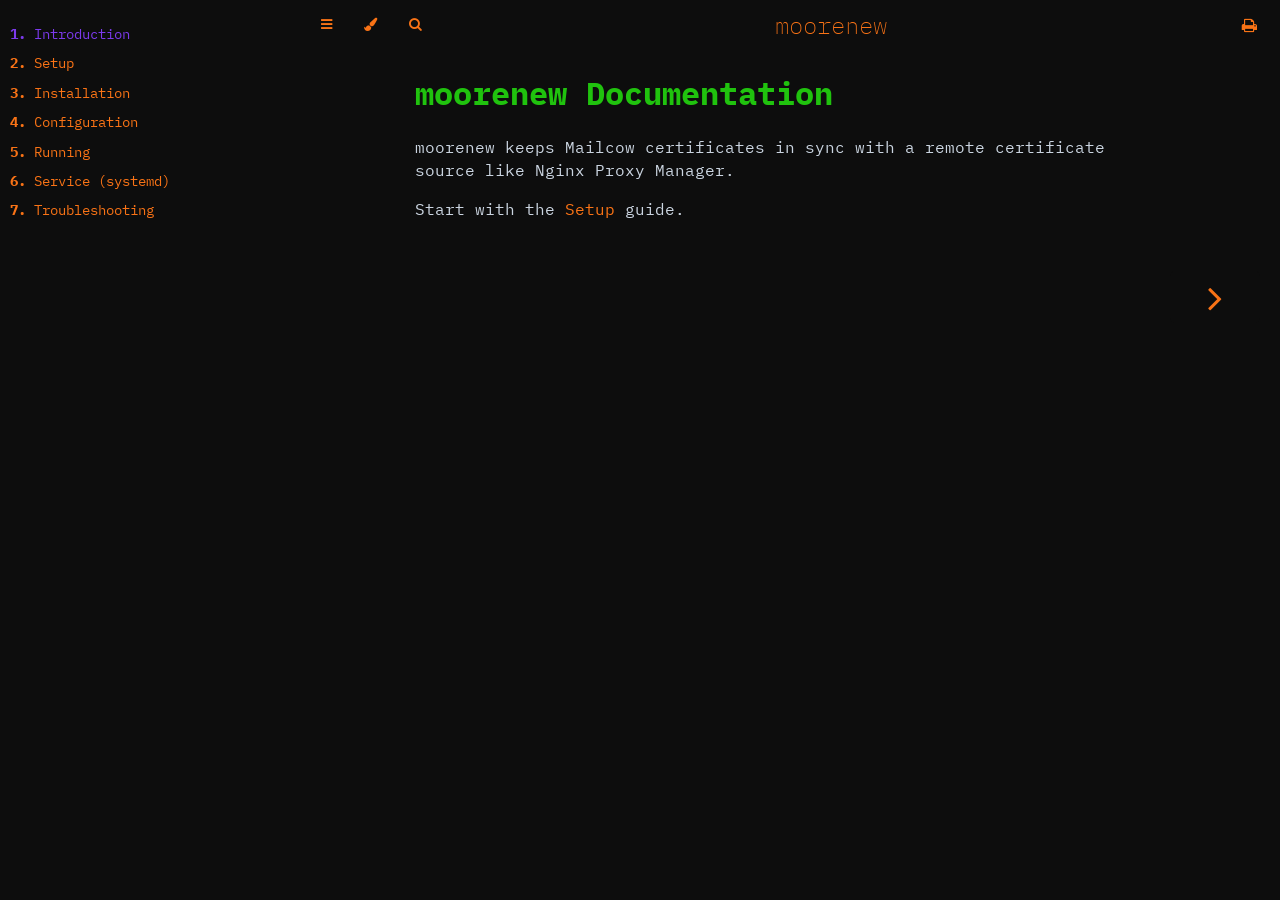
<file: docs/book/index.html>
<!DOCTYPE HTML>
<html lang="en" class="sidebar-visible no-js oranda-dark">
    <head>
        <!-- Book generated using mdBook -->
        <meta charset="UTF-8">
        <title>Introduction - moorenew</title>


        <!-- Custom HTML head -->
        
        <meta name="description" content="Documentation for moorenew">
        <meta name="viewport" content="width=device-width, initial-scale=1">
        <meta name="theme-color" content="#ffffff" />

        <link rel="icon" href="favicon.svg">
        <link rel="shortcut icon" href="favicon.png">
        <link rel="stylesheet" href="css/variables.css">
        <link rel="stylesheet" href="css/general.css">
        <link rel="stylesheet" href="css/chrome.css">
        <link rel="stylesheet" href="css/print.css" media="print">

        <!-- Fonts -->
        <link rel="stylesheet" href="FontAwesome/css/font-awesome.css">
        <link rel="stylesheet" href="fonts/fonts.css">

        <!-- Highlight.js Stylesheets -->
        <link rel="stylesheet" href="highlight.css">
        <link rel="stylesheet" href="tomorrow-night.css">
        <link rel="stylesheet" href="ayu-highlight.css">
        <link rel="stylesheet" href="oranda-highlight.css">

        <!-- Custom theme stylesheets -->

    </head>
    <body>
    <div id="body-container">
        <!-- Provide site root to javascript -->
        <script>
            var path_to_root = "";
            var default_theme = window.matchMedia("(prefers-color-scheme: dark)").matches ? "oranda-dark" : "oranda-dark";
        </script>

        <!-- Work around some values being stored in localStorage wrapped in quotes -->
        <script>
            try {
                var theme = localStorage.getItem('orandamdbook-theme');
                var sidebar = localStorage.getItem('mdbook-sidebar');

                if (theme.startsWith('"') && theme.endsWith('"')) {
                    localStorage.setItem('orandamdbook-theme', theme.slice(1, theme.length - 1));
                }

                if (sidebar.startsWith('"') && sidebar.endsWith('"')) {
                    localStorage.setItem('mdbook-sidebar', sidebar.slice(1, sidebar.length - 1));
                }
            } catch (e) { }
        </script>

        <!-- Set the theme before any content is loaded, prevents flash -->
        <script>
            var theme;
            try { theme = localStorage.getItem('orandamdbook-theme'); } catch(e) { }
            if (theme === null || theme === undefined) { theme = default_theme; }
            var html = document.querySelector('html');
            html.classList.remove('no-js')
            html.classList.remove('oranda-dark')
            html.classList.add(theme);
            html.classList.add('js');
        </script>

        <!-- Hide / unhide sidebar before it is displayed -->
        <script>
            var html = document.querySelector('html');
            var sidebar = 'hidden';
            if (document.body.clientWidth >= 1080) {
                try { sidebar = localStorage.getItem('mdbook-sidebar'); } catch(e) { }
                sidebar = sidebar || 'visible';
            }
            html.classList.remove('sidebar-visible');
            html.classList.add("sidebar-" + sidebar);
        </script>

        <nav id="sidebar" class="sidebar" aria-label="Table of contents">
            <div class="sidebar-scrollbox">
                <ol class="chapter"><li class="chapter-item expanded "><a href="index.html" class="active"><strong aria-hidden="true">1.</strong> Introduction</a></li><li class="chapter-item expanded "><a href="setup.html"><strong aria-hidden="true">2.</strong> Setup</a></li><li class="chapter-item expanded "><a href="installation.html"><strong aria-hidden="true">3.</strong> Installation</a></li><li class="chapter-item expanded "><a href="configuration.html"><strong aria-hidden="true">4.</strong> Configuration</a></li><li class="chapter-item expanded "><a href="running.html"><strong aria-hidden="true">5.</strong> Running</a></li><li class="chapter-item expanded "><a href="service.html"><strong aria-hidden="true">6.</strong> Service (systemd)</a></li><li class="chapter-item expanded "><a href="troubleshooting.html"><strong aria-hidden="true">7.</strong> Troubleshooting</a></li></ol>
            </div>
            <div id="sidebar-resize-handle" class="sidebar-resize-handle"></div>
        </nav>

        <div id="page-wrapper" class="page-wrapper">

            <div class="page">
                                <div id="menu-bar-hover-placeholder"></div>
                <div id="menu-bar" class="menu-bar sticky bordered">
                    <div class="left-buttons">
                        <button id="sidebar-toggle" class="icon-button" type="button" title="Toggle Table of Contents" aria-label="Toggle Table of Contents" aria-controls="sidebar">
                            <i class="fa fa-bars"></i>
                        </button>
                        <button id="theme-toggle" class="icon-button" type="button" title="Change theme" aria-label="Change theme" aria-haspopup="true" aria-expanded="false" aria-controls="theme-list">
                            <i class="fa fa-paint-brush"></i>
                        </button>
                        <ul id="theme-list" class="theme-popup" aria-label="Themes" role="menu">
                            <li role="none"><button role="menuitem" class="theme" id="light">Light</button></li>
                            <li role="none"><button role="menuitem" class="theme" id="rust">Rust</button></li>
                            <li role="none"><button role="menuitem" class="theme" id="coal">Coal</button></li>
                            <li role="none"><button role="menuitem" class="theme" id="navy">Navy</button></li>
                            <li role="none"><button role="menuitem" class="theme" id="ayu">Ayu</button></li>
                            <li role="none"><button role="menuitem" class="theme" id="oranda-dark">Hacker</button></li>

                        </ul>
                        <button id="search-toggle" class="icon-button" type="button" title="Search. (Shortkey: s)" aria-label="Toggle Searchbar" aria-expanded="false" aria-keyshortcuts="S" aria-controls="searchbar">
                            <i class="fa fa-search"></i>
                        </button>
                    </div>

                    <h1 class="menu-title">moorenew</h1>

                    <div class="right-buttons">
                        <a href="print.html" title="Print this book" aria-label="Print this book">
                            <i id="print-button" class="fa fa-print"></i>
                        </a>

                    </div>
                </div>

                <div id="search-wrapper" class="hidden">
                    <form id="searchbar-outer" class="searchbar-outer">
                        <input type="search" id="searchbar" name="searchbar" placeholder="Search this book ..." aria-controls="searchresults-outer" aria-describedby="searchresults-header">
                    </form>
                    <div id="searchresults-outer" class="searchresults-outer hidden">
                        <div id="searchresults-header" class="searchresults-header"></div>
                        <ul id="searchresults">
                        </ul>
                    </div>
                </div>

                <!-- Apply ARIA attributes after the sidebar and the sidebar toggle button are added to the DOM -->
                <script>
                    document.getElementById('sidebar-toggle').setAttribute('aria-expanded', sidebar === 'visible');
                    document.getElementById('sidebar').setAttribute('aria-hidden', sidebar !== 'visible');
                    Array.from(document.querySelectorAll('#sidebar a')).forEach(function(link) {
                        link.setAttribute('tabIndex', sidebar === 'visible' ? 0 : -1);
                    });
                </script>

                <div id="content" class="content">
                    <main>
                        <h1 id="moorenew-documentation"><a class="header" href="#moorenew-documentation">moorenew Documentation</a></h1>
<p>moorenew keeps Mailcow certificates in sync with a remote certificate source like Nginx Proxy Manager.</p>
<p>Start with the <a href="setup.html">Setup</a> guide.</p>

                    </main>

                    <nav class="nav-wrapper" aria-label="Page navigation">
                        <!-- Mobile navigation buttons -->

                            <a rel="next" href="setup.html" class="mobile-nav-chapters next" title="Next chapter" aria-label="Next chapter" aria-keyshortcuts="Right">
                                <i class="fa fa-angle-right"></i>
                            </a>

                        <div style="clear: both"></div>
                    </nav>
                </div>
            </div>

            <nav class="nav-wide-wrapper" aria-label="Page navigation">

                    <a rel="next" href="setup.html" class="nav-chapters next" title="Next chapter" aria-label="Next chapter" aria-keyshortcuts="Right">
                        <i class="fa fa-angle-right"></i>
                    </a>
            </nav>

        </div>




        <script>
            window.playground_copyable = true;
        </script>


        <script src="elasticlunr.min.js"></script>
        <script src="mark.min.js"></script>
        <script src="searcher.js"></script>

        <script src="clipboard.min.js"></script>
        <script src="highlight.js"></script>
        <script src="book.js"></script>

        <!-- Custom JS scripts -->
        <script src="plausible.js"></script>


    </div>
    </body>
</html>
</file>
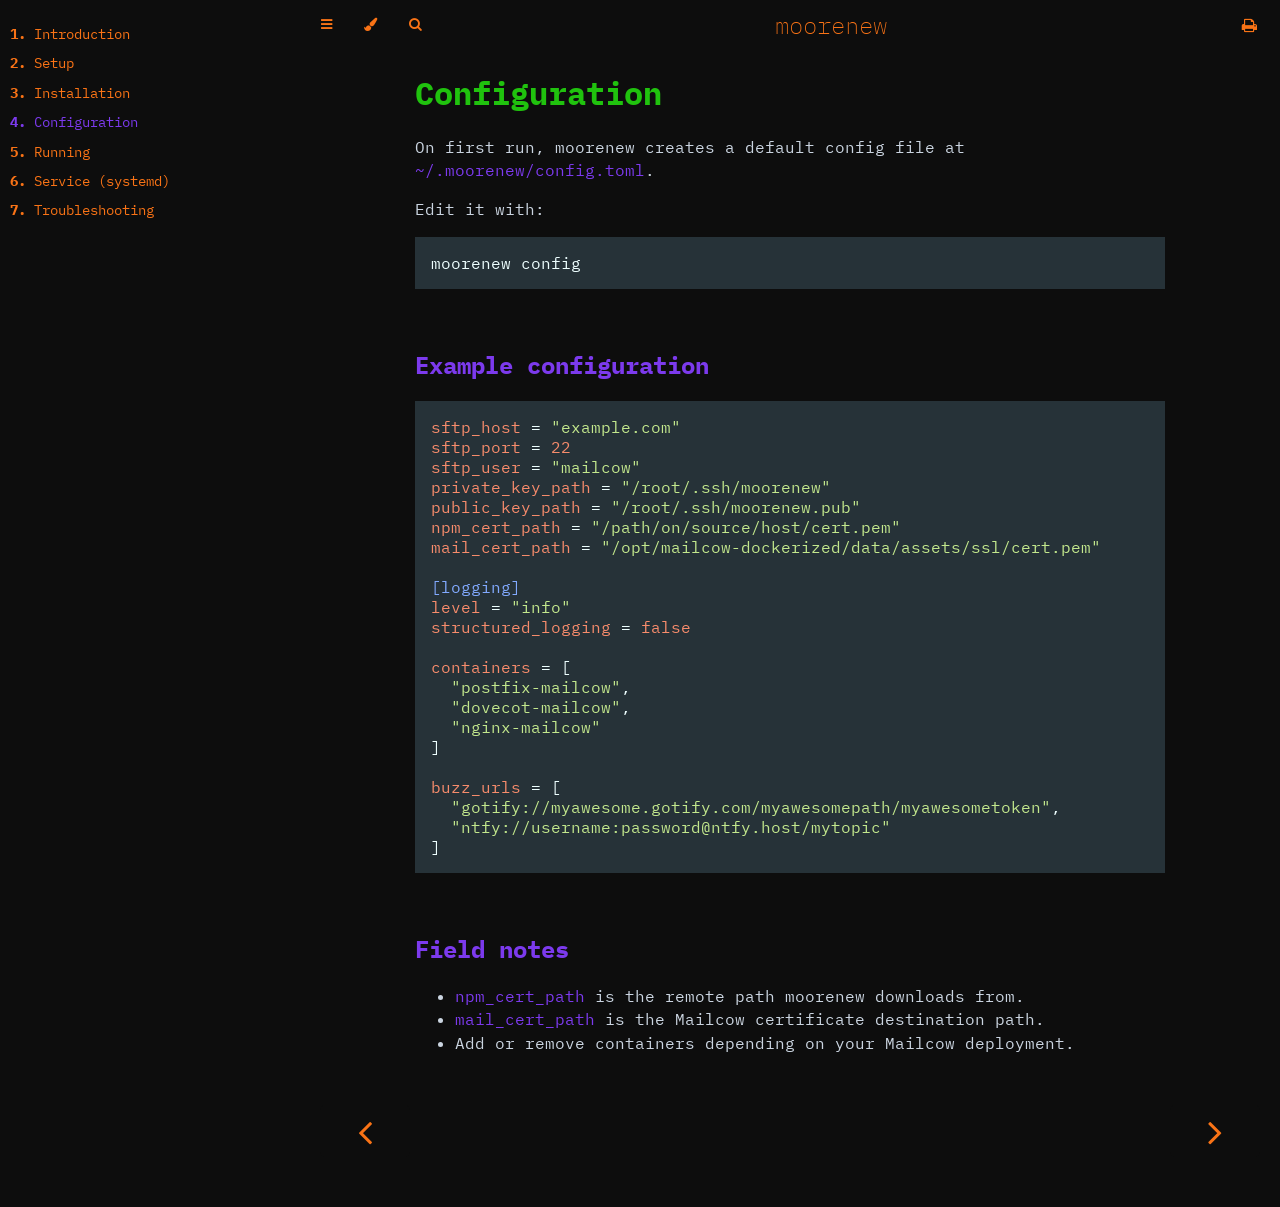
<file: docs/book/configuration.html>
<!DOCTYPE HTML>
<html lang="en" class="sidebar-visible no-js oranda-dark">
    <head>
        <!-- Book generated using mdBook -->
        <meta charset="UTF-8">
        <title>Configuration - moorenew</title>


        <!-- Custom HTML head -->
        
        <meta name="description" content="Documentation for moorenew">
        <meta name="viewport" content="width=device-width, initial-scale=1">
        <meta name="theme-color" content="#ffffff" />

        <link rel="icon" href="favicon.svg">
        <link rel="shortcut icon" href="favicon.png">
        <link rel="stylesheet" href="css/variables.css">
        <link rel="stylesheet" href="css/general.css">
        <link rel="stylesheet" href="css/chrome.css">
        <link rel="stylesheet" href="css/print.css" media="print">

        <!-- Fonts -->
        <link rel="stylesheet" href="FontAwesome/css/font-awesome.css">
        <link rel="stylesheet" href="fonts/fonts.css">

        <!-- Highlight.js Stylesheets -->
        <link rel="stylesheet" href="highlight.css">
        <link rel="stylesheet" href="tomorrow-night.css">
        <link rel="stylesheet" href="ayu-highlight.css">
        <link rel="stylesheet" href="oranda-highlight.css">

        <!-- Custom theme stylesheets -->

    </head>
    <body>
    <div id="body-container">
        <!-- Provide site root to javascript -->
        <script>
            var path_to_root = "";
            var default_theme = window.matchMedia("(prefers-color-scheme: dark)").matches ? "oranda-dark" : "oranda-dark";
        </script>

        <!-- Work around some values being stored in localStorage wrapped in quotes -->
        <script>
            try {
                var theme = localStorage.getItem('orandamdbook-theme');
                var sidebar = localStorage.getItem('mdbook-sidebar');

                if (theme.startsWith('"') && theme.endsWith('"')) {
                    localStorage.setItem('orandamdbook-theme', theme.slice(1, theme.length - 1));
                }

                if (sidebar.startsWith('"') && sidebar.endsWith('"')) {
                    localStorage.setItem('mdbook-sidebar', sidebar.slice(1, sidebar.length - 1));
                }
            } catch (e) { }
        </script>

        <!-- Set the theme before any content is loaded, prevents flash -->
        <script>
            var theme;
            try { theme = localStorage.getItem('orandamdbook-theme'); } catch(e) { }
            if (theme === null || theme === undefined) { theme = default_theme; }
            var html = document.querySelector('html');
            html.classList.remove('no-js')
            html.classList.remove('oranda-dark')
            html.classList.add(theme);
            html.classList.add('js');
        </script>

        <!-- Hide / unhide sidebar before it is displayed -->
        <script>
            var html = document.querySelector('html');
            var sidebar = 'hidden';
            if (document.body.clientWidth >= 1080) {
                try { sidebar = localStorage.getItem('mdbook-sidebar'); } catch(e) { }
                sidebar = sidebar || 'visible';
            }
            html.classList.remove('sidebar-visible');
            html.classList.add("sidebar-" + sidebar);
        </script>

        <nav id="sidebar" class="sidebar" aria-label="Table of contents">
            <div class="sidebar-scrollbox">
                <ol class="chapter"><li class="chapter-item expanded "><a href="index.html"><strong aria-hidden="true">1.</strong> Introduction</a></li><li class="chapter-item expanded "><a href="setup.html"><strong aria-hidden="true">2.</strong> Setup</a></li><li class="chapter-item expanded "><a href="installation.html"><strong aria-hidden="true">3.</strong> Installation</a></li><li class="chapter-item expanded "><a href="configuration.html" class="active"><strong aria-hidden="true">4.</strong> Configuration</a></li><li class="chapter-item expanded "><a href="running.html"><strong aria-hidden="true">5.</strong> Running</a></li><li class="chapter-item expanded "><a href="service.html"><strong aria-hidden="true">6.</strong> Service (systemd)</a></li><li class="chapter-item expanded "><a href="troubleshooting.html"><strong aria-hidden="true">7.</strong> Troubleshooting</a></li></ol>
            </div>
            <div id="sidebar-resize-handle" class="sidebar-resize-handle"></div>
        </nav>

        <div id="page-wrapper" class="page-wrapper">

            <div class="page">
                                <div id="menu-bar-hover-placeholder"></div>
                <div id="menu-bar" class="menu-bar sticky bordered">
                    <div class="left-buttons">
                        <button id="sidebar-toggle" class="icon-button" type="button" title="Toggle Table of Contents" aria-label="Toggle Table of Contents" aria-controls="sidebar">
                            <i class="fa fa-bars"></i>
                        </button>
                        <button id="theme-toggle" class="icon-button" type="button" title="Change theme" aria-label="Change theme" aria-haspopup="true" aria-expanded="false" aria-controls="theme-list">
                            <i class="fa fa-paint-brush"></i>
                        </button>
                        <ul id="theme-list" class="theme-popup" aria-label="Themes" role="menu">
                            <li role="none"><button role="menuitem" class="theme" id="light">Light</button></li>
                            <li role="none"><button role="menuitem" class="theme" id="rust">Rust</button></li>
                            <li role="none"><button role="menuitem" class="theme" id="coal">Coal</button></li>
                            <li role="none"><button role="menuitem" class="theme" id="navy">Navy</button></li>
                            <li role="none"><button role="menuitem" class="theme" id="ayu">Ayu</button></li>
                            <li role="none"><button role="menuitem" class="theme" id="oranda-dark">Hacker</button></li>

                        </ul>
                        <button id="search-toggle" class="icon-button" type="button" title="Search. (Shortkey: s)" aria-label="Toggle Searchbar" aria-expanded="false" aria-keyshortcuts="S" aria-controls="searchbar">
                            <i class="fa fa-search"></i>
                        </button>
                    </div>

                    <h1 class="menu-title">moorenew</h1>

                    <div class="right-buttons">
                        <a href="print.html" title="Print this book" aria-label="Print this book">
                            <i id="print-button" class="fa fa-print"></i>
                        </a>

                    </div>
                </div>

                <div id="search-wrapper" class="hidden">
                    <form id="searchbar-outer" class="searchbar-outer">
                        <input type="search" id="searchbar" name="searchbar" placeholder="Search this book ..." aria-controls="searchresults-outer" aria-describedby="searchresults-header">
                    </form>
                    <div id="searchresults-outer" class="searchresults-outer hidden">
                        <div id="searchresults-header" class="searchresults-header"></div>
                        <ul id="searchresults">
                        </ul>
                    </div>
                </div>

                <!-- Apply ARIA attributes after the sidebar and the sidebar toggle button are added to the DOM -->
                <script>
                    document.getElementById('sidebar-toggle').setAttribute('aria-expanded', sidebar === 'visible');
                    document.getElementById('sidebar').setAttribute('aria-hidden', sidebar !== 'visible');
                    Array.from(document.querySelectorAll('#sidebar a')).forEach(function(link) {
                        link.setAttribute('tabIndex', sidebar === 'visible' ? 0 : -1);
                    });
                </script>

                <div id="content" class="content">
                    <main>
                        <h1 id="configuration"><a class="header" href="#configuration">Configuration</a></h1>
<p>On first run, moorenew creates a default config file at <code>~/.moorenew/config.toml</code>.</p>
<p>Edit it with:</p>
<pre><code class="language-bash">moorenew config
</code></pre>
<h2 id="example-configuration"><a class="header" href="#example-configuration">Example configuration</a></h2>
<pre><code class="language-toml">sftp_host = "example.com"
sftp_port = 22
sftp_user = "mailcow"
private_key_path = "/root/.ssh/moorenew"
public_key_path = "/root/.ssh/moorenew.pub"
npm_cert_path = "/path/on/source/host/cert.pem"
mail_cert_path = "/opt/mailcow-dockerized/data/assets/ssl/cert.pem"

[logging]
level = "info"
structured_logging = false

containers = [
  "postfix-mailcow",
  "dovecot-mailcow",
  "nginx-mailcow"
]

buzz_urls = [
  "gotify://myawesome.gotify.com/myawesomepath/myawesometoken",
  "ntfy://username:password@ntfy.host/mytopic"
]
</code></pre>
<h2 id="field-notes"><a class="header" href="#field-notes">Field notes</a></h2>
<ul>
<li><code>npm_cert_path</code> is the remote path moorenew downloads from.</li>
<li><code>mail_cert_path</code> is the Mailcow certificate destination path.</li>
<li>Add or remove containers depending on your Mailcow deployment.</li>
</ul>

                    </main>

                    <nav class="nav-wrapper" aria-label="Page navigation">
                        <!-- Mobile navigation buttons -->
                            <a rel="prev" href="installation.html" class="mobile-nav-chapters previous" title="Previous chapter" aria-label="Previous chapter" aria-keyshortcuts="Left">
                                <i class="fa fa-angle-left"></i>
                            </a>

                            <a rel="next" href="running.html" class="mobile-nav-chapters next" title="Next chapter" aria-label="Next chapter" aria-keyshortcuts="Right">
                                <i class="fa fa-angle-right"></i>
                            </a>

                        <div style="clear: both"></div>
                    </nav>
                </div>
            </div>

            <nav class="nav-wide-wrapper" aria-label="Page navigation">
                    <a rel="prev" href="installation.html" class="nav-chapters previous" title="Previous chapter" aria-label="Previous chapter" aria-keyshortcuts="Left">
                        <i class="fa fa-angle-left"></i>
                    </a>

                    <a rel="next" href="running.html" class="nav-chapters next" title="Next chapter" aria-label="Next chapter" aria-keyshortcuts="Right">
                        <i class="fa fa-angle-right"></i>
                    </a>
            </nav>

        </div>




        <script>
            window.playground_copyable = true;
        </script>


        <script src="elasticlunr.min.js"></script>
        <script src="mark.min.js"></script>
        <script src="searcher.js"></script>

        <script src="clipboard.min.js"></script>
        <script src="highlight.js"></script>
        <script src="book.js"></script>

        <!-- Custom JS scripts -->
        <script src="plausible.js"></script>


    </div>
    </body>
</html>
</file>
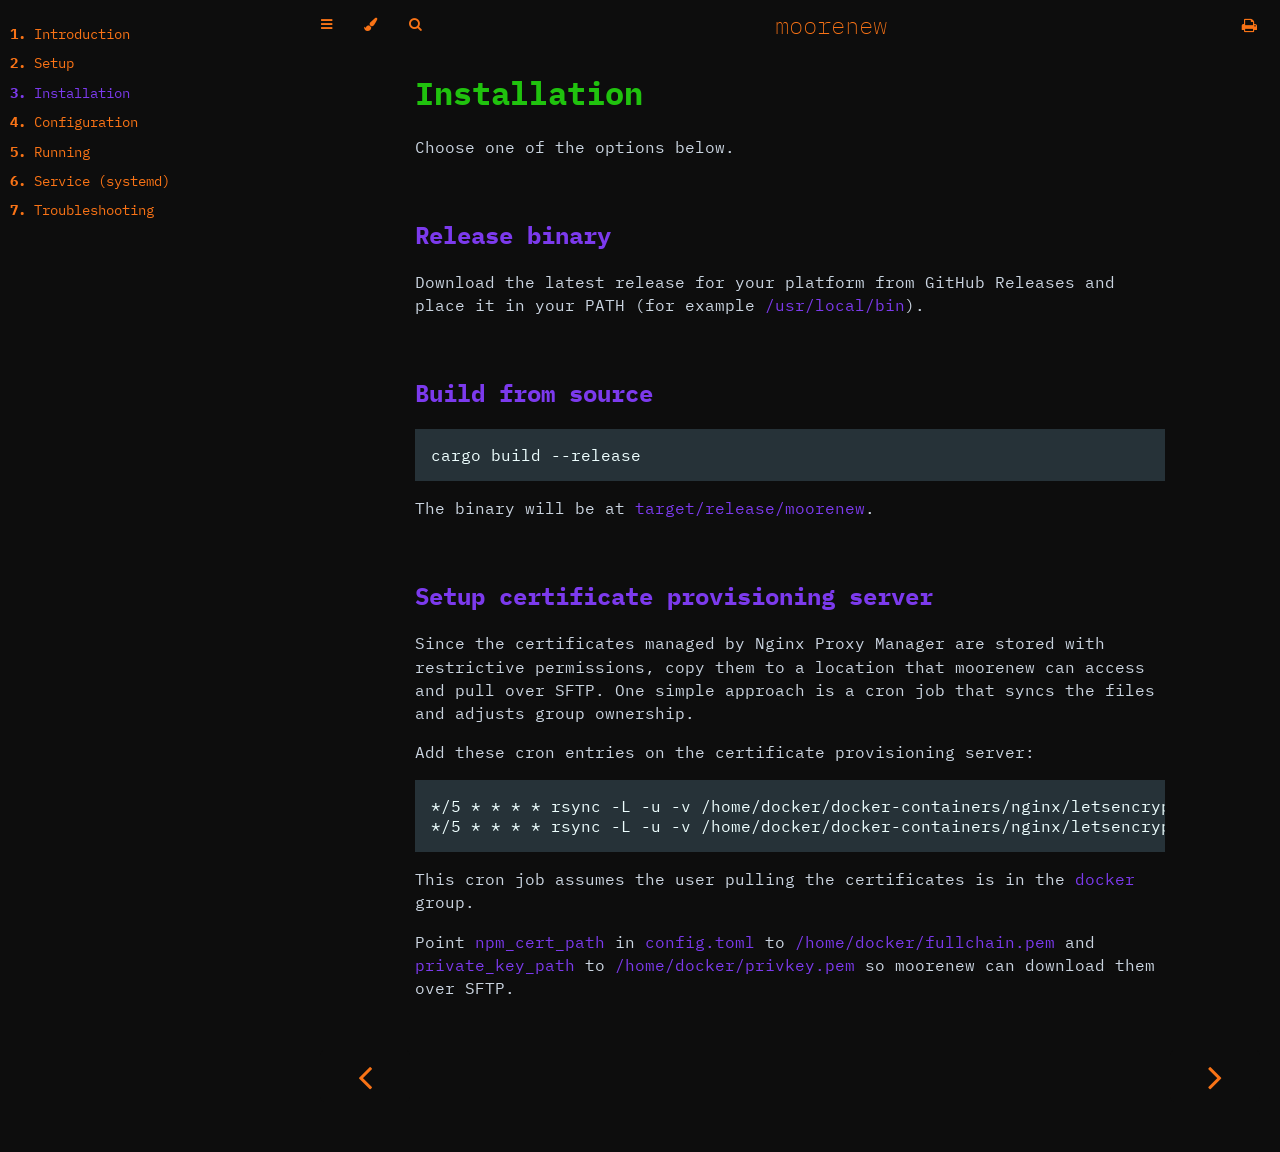
<file: docs/book/installation.html>
<!DOCTYPE HTML>
<html lang="en" class="sidebar-visible no-js oranda-dark">
    <head>
        <!-- Book generated using mdBook -->
        <meta charset="UTF-8">
        <title>Installation - moorenew</title>


        <!-- Custom HTML head -->
        
        <meta name="description" content="Documentation for moorenew">
        <meta name="viewport" content="width=device-width, initial-scale=1">
        <meta name="theme-color" content="#ffffff" />

        <link rel="icon" href="favicon.svg">
        <link rel="shortcut icon" href="favicon.png">
        <link rel="stylesheet" href="css/variables.css">
        <link rel="stylesheet" href="css/general.css">
        <link rel="stylesheet" href="css/chrome.css">
        <link rel="stylesheet" href="css/print.css" media="print">

        <!-- Fonts -->
        <link rel="stylesheet" href="FontAwesome/css/font-awesome.css">
        <link rel="stylesheet" href="fonts/fonts.css">

        <!-- Highlight.js Stylesheets -->
        <link rel="stylesheet" href="highlight.css">
        <link rel="stylesheet" href="tomorrow-night.css">
        <link rel="stylesheet" href="ayu-highlight.css">
        <link rel="stylesheet" href="oranda-highlight.css">

        <!-- Custom theme stylesheets -->

    </head>
    <body>
    <div id="body-container">
        <!-- Provide site root to javascript -->
        <script>
            var path_to_root = "";
            var default_theme = window.matchMedia("(prefers-color-scheme: dark)").matches ? "oranda-dark" : "oranda-dark";
        </script>

        <!-- Work around some values being stored in localStorage wrapped in quotes -->
        <script>
            try {
                var theme = localStorage.getItem('orandamdbook-theme');
                var sidebar = localStorage.getItem('mdbook-sidebar');

                if (theme.startsWith('"') && theme.endsWith('"')) {
                    localStorage.setItem('orandamdbook-theme', theme.slice(1, theme.length - 1));
                }

                if (sidebar.startsWith('"') && sidebar.endsWith('"')) {
                    localStorage.setItem('mdbook-sidebar', sidebar.slice(1, sidebar.length - 1));
                }
            } catch (e) { }
        </script>

        <!-- Set the theme before any content is loaded, prevents flash -->
        <script>
            var theme;
            try { theme = localStorage.getItem('orandamdbook-theme'); } catch(e) { }
            if (theme === null || theme === undefined) { theme = default_theme; }
            var html = document.querySelector('html');
            html.classList.remove('no-js')
            html.classList.remove('oranda-dark')
            html.classList.add(theme);
            html.classList.add('js');
        </script>

        <!-- Hide / unhide sidebar before it is displayed -->
        <script>
            var html = document.querySelector('html');
            var sidebar = 'hidden';
            if (document.body.clientWidth >= 1080) {
                try { sidebar = localStorage.getItem('mdbook-sidebar'); } catch(e) { }
                sidebar = sidebar || 'visible';
            }
            html.classList.remove('sidebar-visible');
            html.classList.add("sidebar-" + sidebar);
        </script>

        <nav id="sidebar" class="sidebar" aria-label="Table of contents">
            <div class="sidebar-scrollbox">
                <ol class="chapter"><li class="chapter-item expanded "><a href="index.html"><strong aria-hidden="true">1.</strong> Introduction</a></li><li class="chapter-item expanded "><a href="setup.html"><strong aria-hidden="true">2.</strong> Setup</a></li><li class="chapter-item expanded "><a href="installation.html" class="active"><strong aria-hidden="true">3.</strong> Installation</a></li><li class="chapter-item expanded "><a href="configuration.html"><strong aria-hidden="true">4.</strong> Configuration</a></li><li class="chapter-item expanded "><a href="running.html"><strong aria-hidden="true">5.</strong> Running</a></li><li class="chapter-item expanded "><a href="service.html"><strong aria-hidden="true">6.</strong> Service (systemd)</a></li><li class="chapter-item expanded "><a href="troubleshooting.html"><strong aria-hidden="true">7.</strong> Troubleshooting</a></li></ol>
            </div>
            <div id="sidebar-resize-handle" class="sidebar-resize-handle"></div>
        </nav>

        <div id="page-wrapper" class="page-wrapper">

            <div class="page">
                                <div id="menu-bar-hover-placeholder"></div>
                <div id="menu-bar" class="menu-bar sticky bordered">
                    <div class="left-buttons">
                        <button id="sidebar-toggle" class="icon-button" type="button" title="Toggle Table of Contents" aria-label="Toggle Table of Contents" aria-controls="sidebar">
                            <i class="fa fa-bars"></i>
                        </button>
                        <button id="theme-toggle" class="icon-button" type="button" title="Change theme" aria-label="Change theme" aria-haspopup="true" aria-expanded="false" aria-controls="theme-list">
                            <i class="fa fa-paint-brush"></i>
                        </button>
                        <ul id="theme-list" class="theme-popup" aria-label="Themes" role="menu">
                            <li role="none"><button role="menuitem" class="theme" id="light">Light</button></li>
                            <li role="none"><button role="menuitem" class="theme" id="rust">Rust</button></li>
                            <li role="none"><button role="menuitem" class="theme" id="coal">Coal</button></li>
                            <li role="none"><button role="menuitem" class="theme" id="navy">Navy</button></li>
                            <li role="none"><button role="menuitem" class="theme" id="ayu">Ayu</button></li>
                            <li role="none"><button role="menuitem" class="theme" id="oranda-dark">Hacker</button></li>

                        </ul>
                        <button id="search-toggle" class="icon-button" type="button" title="Search. (Shortkey: s)" aria-label="Toggle Searchbar" aria-expanded="false" aria-keyshortcuts="S" aria-controls="searchbar">
                            <i class="fa fa-search"></i>
                        </button>
                    </div>

                    <h1 class="menu-title">moorenew</h1>

                    <div class="right-buttons">
                        <a href="print.html" title="Print this book" aria-label="Print this book">
                            <i id="print-button" class="fa fa-print"></i>
                        </a>

                    </div>
                </div>

                <div id="search-wrapper" class="hidden">
                    <form id="searchbar-outer" class="searchbar-outer">
                        <input type="search" id="searchbar" name="searchbar" placeholder="Search this book ..." aria-controls="searchresults-outer" aria-describedby="searchresults-header">
                    </form>
                    <div id="searchresults-outer" class="searchresults-outer hidden">
                        <div id="searchresults-header" class="searchresults-header"></div>
                        <ul id="searchresults">
                        </ul>
                    </div>
                </div>

                <!-- Apply ARIA attributes after the sidebar and the sidebar toggle button are added to the DOM -->
                <script>
                    document.getElementById('sidebar-toggle').setAttribute('aria-expanded', sidebar === 'visible');
                    document.getElementById('sidebar').setAttribute('aria-hidden', sidebar !== 'visible');
                    Array.from(document.querySelectorAll('#sidebar a')).forEach(function(link) {
                        link.setAttribute('tabIndex', sidebar === 'visible' ? 0 : -1);
                    });
                </script>

                <div id="content" class="content">
                    <main>
                        <h1 id="installation"><a class="header" href="#installation">Installation</a></h1>
<p>Choose one of the options below.</p>
<h2 id="release-binary"><a class="header" href="#release-binary">Release binary</a></h2>
<p>Download the latest release for your platform from GitHub Releases and place it in your PATH (for example <code>/usr/local/bin</code>).</p>
<h2 id="build-from-source"><a class="header" href="#build-from-source">Build from source</a></h2>
<pre><code class="language-bash">cargo build --release
</code></pre>
<p>The binary will be at <code>target/release/moorenew</code>.</p>
<h2 id="setup-certificate-provisioning-server"><a class="header" href="#setup-certificate-provisioning-server">Setup certificate provisioning server</a></h2>
<p>Since the certificates managed by Nginx Proxy Manager are stored with restrictive permissions, copy them to a location that moorenew can access and pull over SFTP. One simple approach is a cron job that syncs the files and adjusts group ownership.</p>
<p>Add these cron entries on the certificate provisioning server:</p>
<pre><code class="language-cron">*/5 * * * * rsync -L -u -v /home/docker/docker-containers/nginx/letsencrypt/live/npm-7/fullchain.pem /home/docker/fullchain.pem &amp;&amp; chgrp docker /home/docker/fullchain.pem
*/5 * * * * rsync -L -u -v /home/docker/docker-containers/nginx/letsencrypt/live/npm-7/privkey.pem /home/docker/privkey.pem &amp;&amp; chgrp docker /home/docker/privkey.pem
</code></pre>
<p>This cron job assumes the user pulling the certificates is in the <code>docker</code> group.</p>
<p>Point <code>npm_cert_path</code> in <code>config.toml</code> to <code>/home/docker/fullchain.pem</code> and <code>private_key_path</code> to <code>/home/docker/privkey.pem</code> so moorenew can download them over SFTP.</p>

                    </main>

                    <nav class="nav-wrapper" aria-label="Page navigation">
                        <!-- Mobile navigation buttons -->
                            <a rel="prev" href="setup.html" class="mobile-nav-chapters previous" title="Previous chapter" aria-label="Previous chapter" aria-keyshortcuts="Left">
                                <i class="fa fa-angle-left"></i>
                            </a>

                            <a rel="next" href="configuration.html" class="mobile-nav-chapters next" title="Next chapter" aria-label="Next chapter" aria-keyshortcuts="Right">
                                <i class="fa fa-angle-right"></i>
                            </a>

                        <div style="clear: both"></div>
                    </nav>
                </div>
            </div>

            <nav class="nav-wide-wrapper" aria-label="Page navigation">
                    <a rel="prev" href="setup.html" class="nav-chapters previous" title="Previous chapter" aria-label="Previous chapter" aria-keyshortcuts="Left">
                        <i class="fa fa-angle-left"></i>
                    </a>

                    <a rel="next" href="configuration.html" class="nav-chapters next" title="Next chapter" aria-label="Next chapter" aria-keyshortcuts="Right">
                        <i class="fa fa-angle-right"></i>
                    </a>
            </nav>

        </div>




        <script>
            window.playground_copyable = true;
        </script>


        <script src="elasticlunr.min.js"></script>
        <script src="mark.min.js"></script>
        <script src="searcher.js"></script>

        <script src="clipboard.min.js"></script>
        <script src="highlight.js"></script>
        <script src="book.js"></script>

        <!-- Custom JS scripts -->
        <script src="plausible.js"></script>


    </div>
    </body>
</html>
</file>
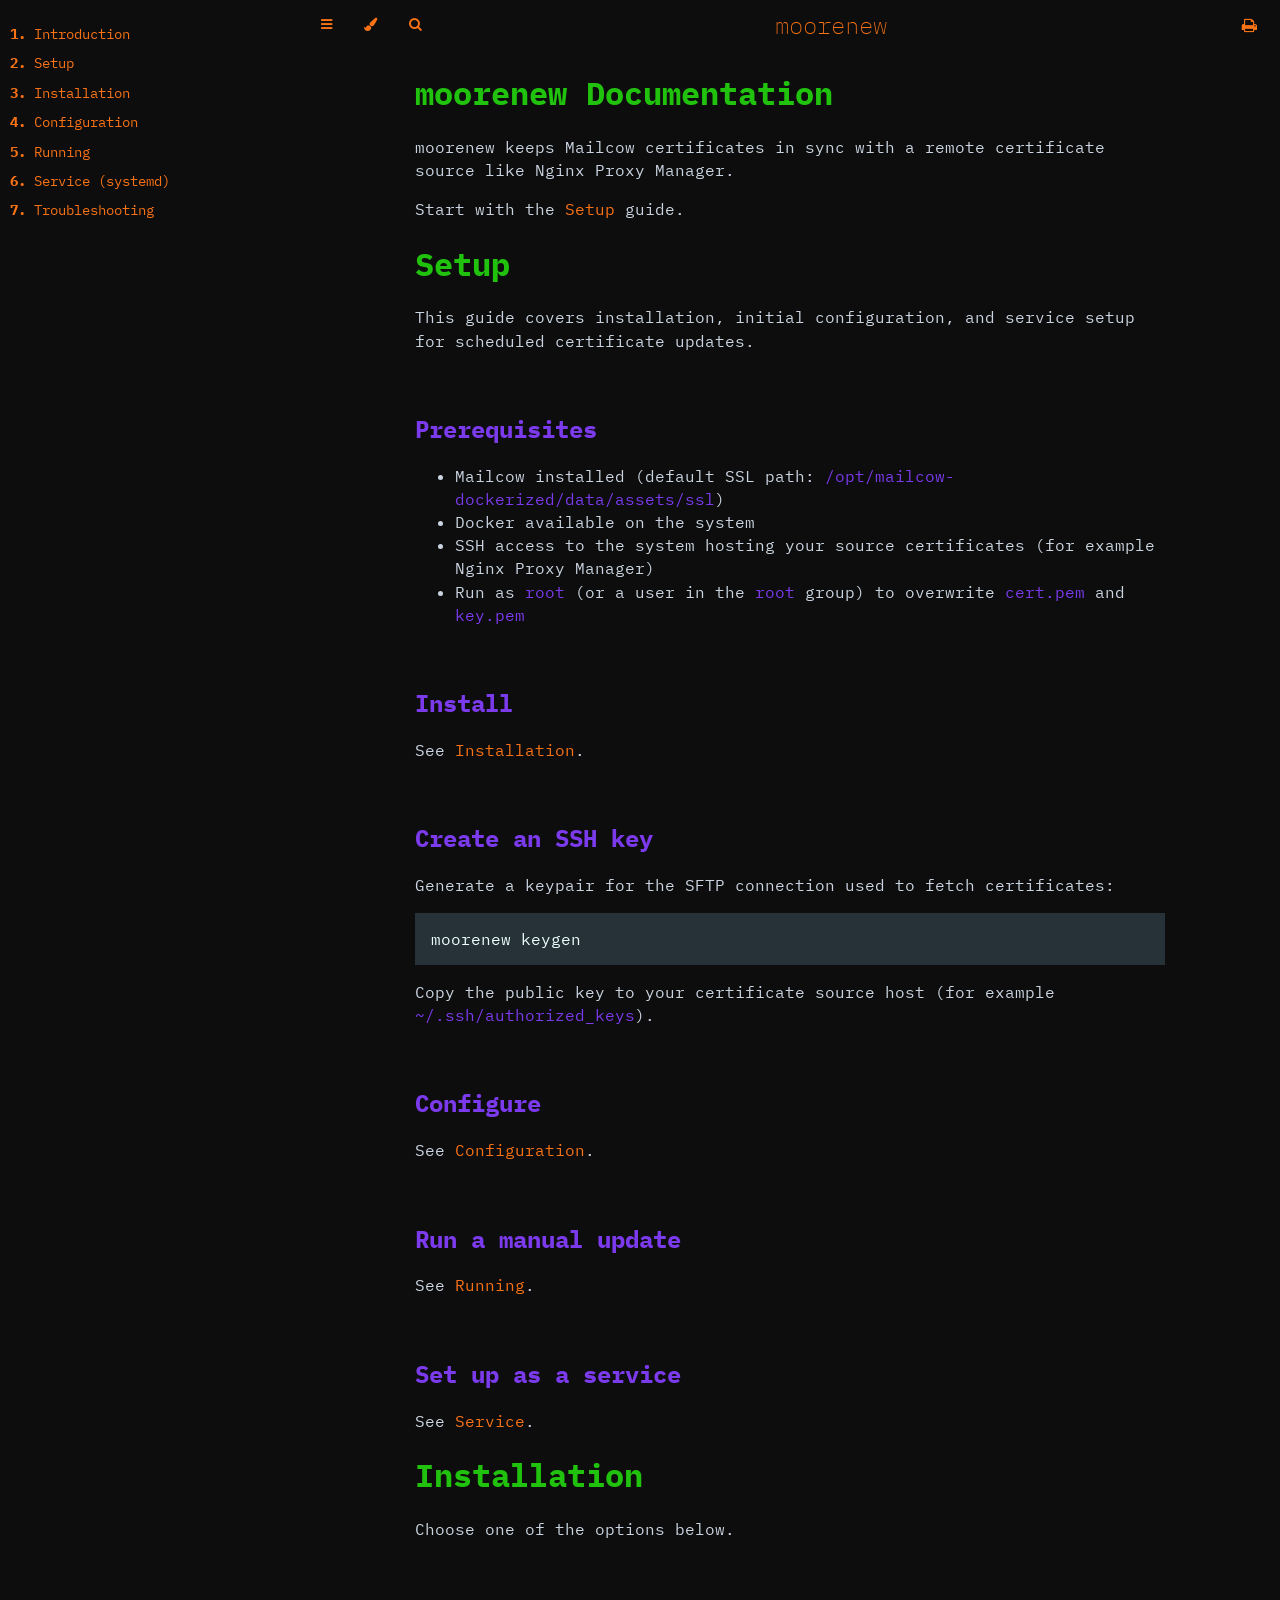
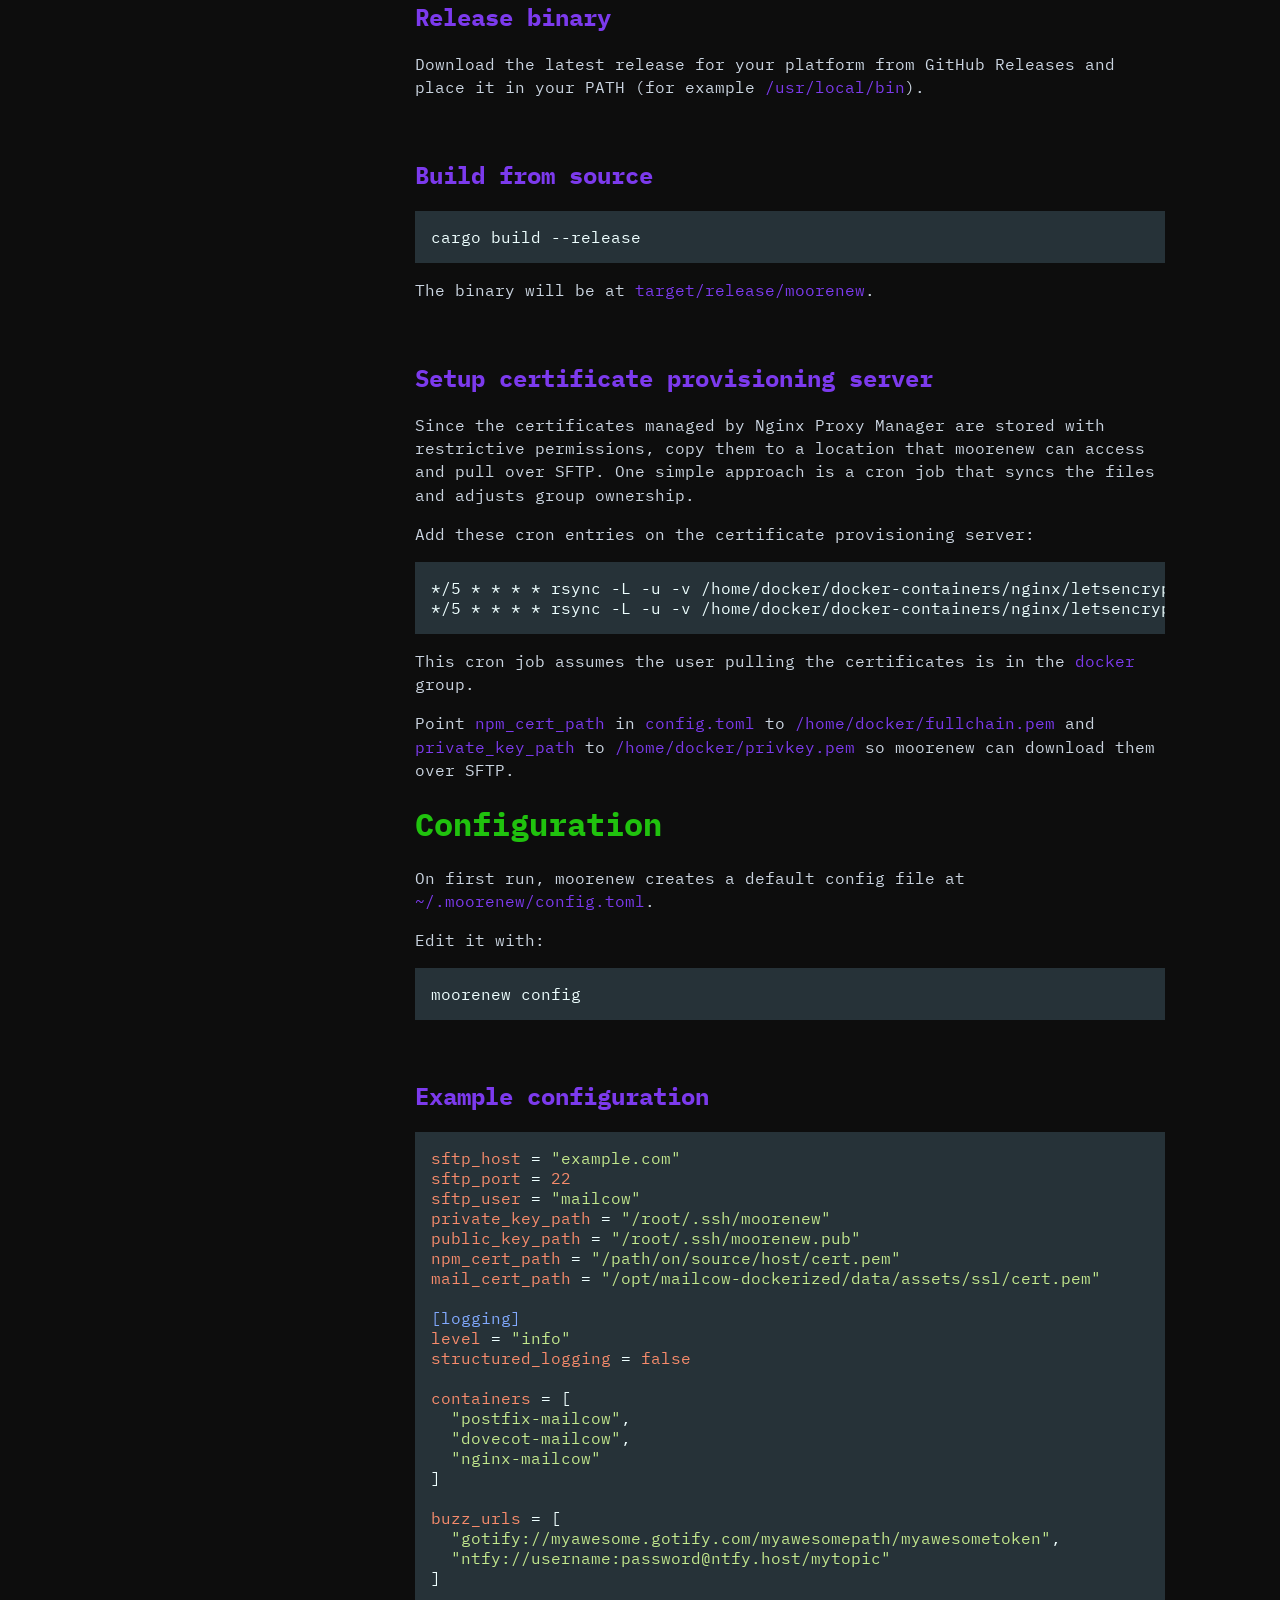
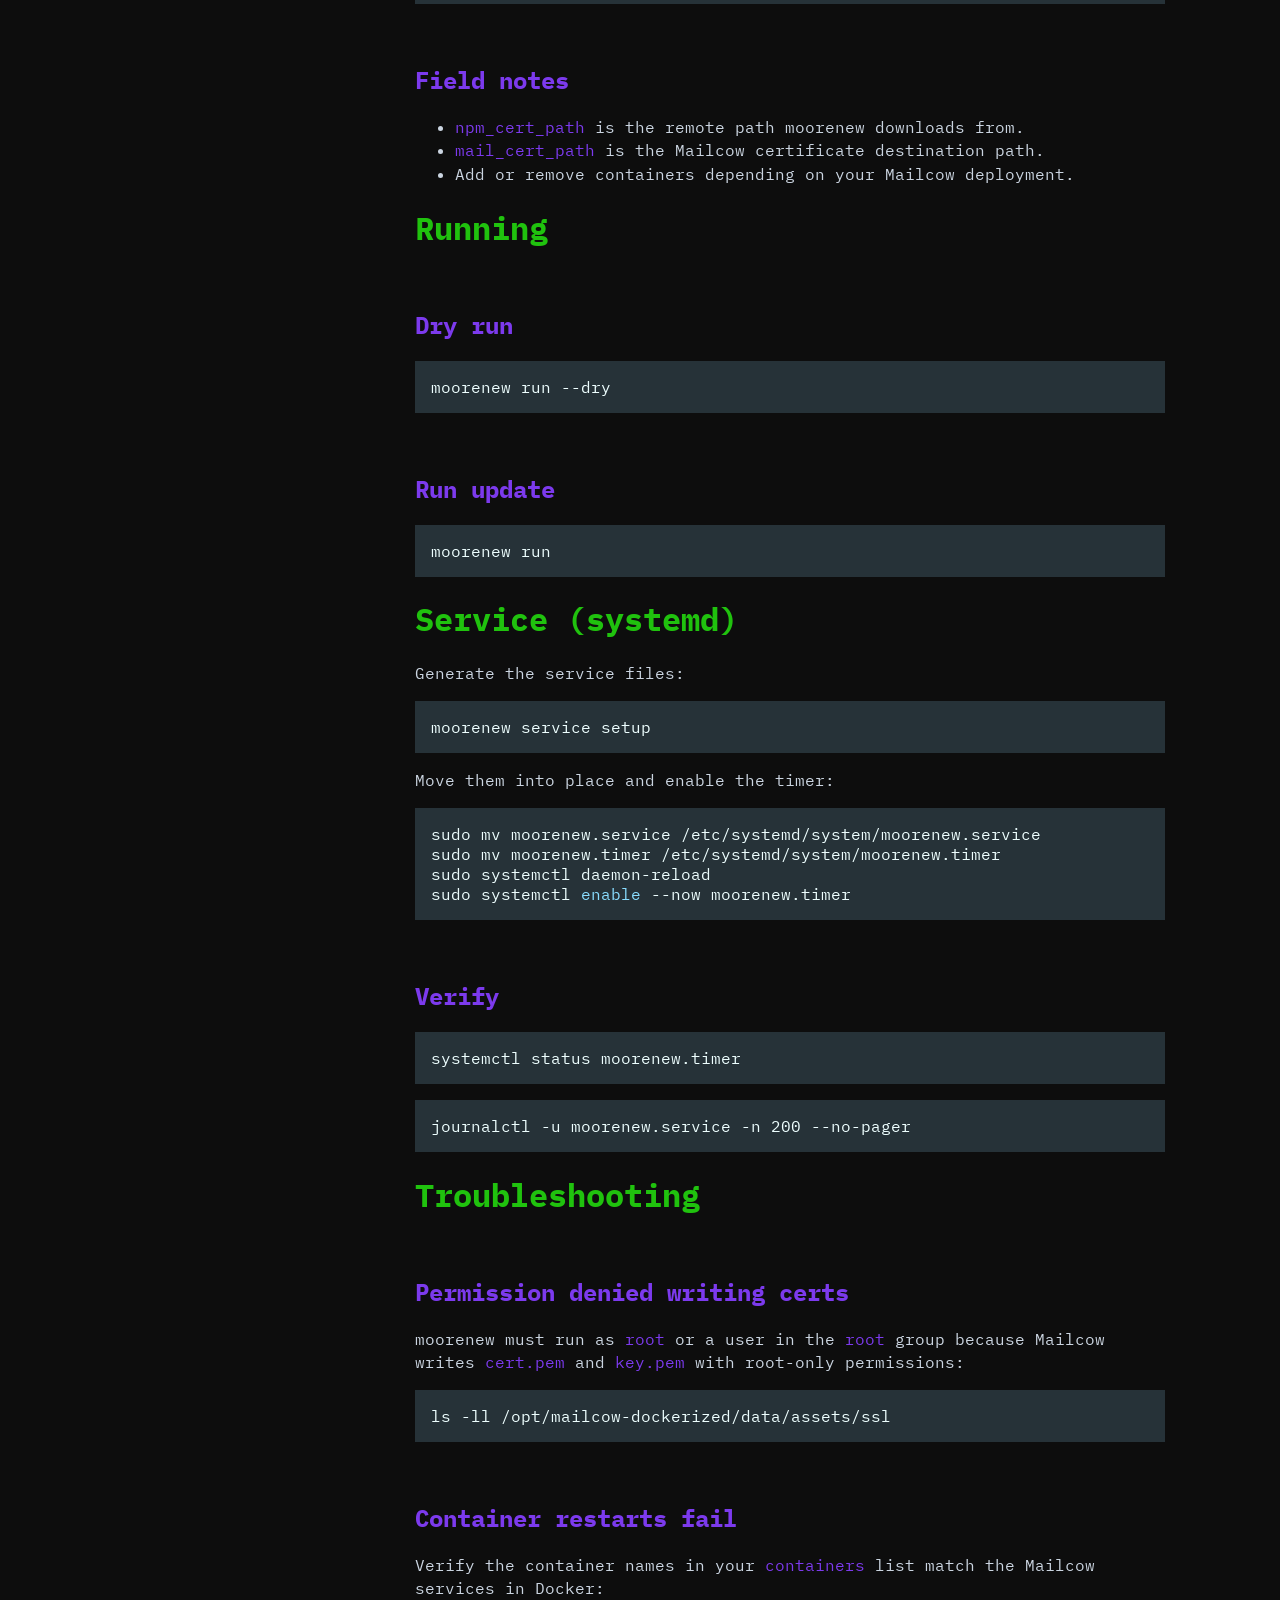
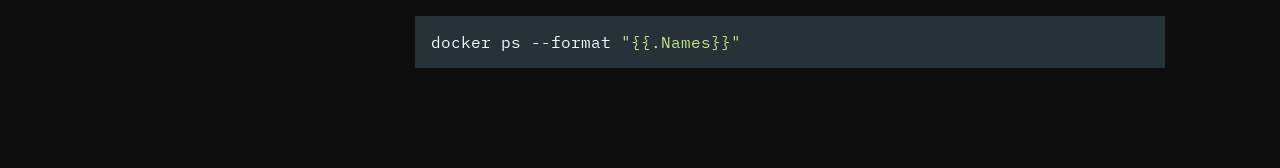
<file: docs/book/print.html>
<!DOCTYPE HTML>
<html lang="en" class="sidebar-visible no-js oranda-dark">
    <head>
        <!-- Book generated using mdBook -->
        <meta charset="UTF-8">
        <title>moorenew</title>
        <meta name="robots" content="noindex" />


        <!-- Custom HTML head -->
        
        <meta name="description" content="Documentation for moorenew">
        <meta name="viewport" content="width=device-width, initial-scale=1">
        <meta name="theme-color" content="#ffffff" />

        <link rel="icon" href="favicon.svg">
        <link rel="shortcut icon" href="favicon.png">
        <link rel="stylesheet" href="css/variables.css">
        <link rel="stylesheet" href="css/general.css">
        <link rel="stylesheet" href="css/chrome.css">
        <link rel="stylesheet" href="css/print.css" media="print">

        <!-- Fonts -->
        <link rel="stylesheet" href="FontAwesome/css/font-awesome.css">
        <link rel="stylesheet" href="fonts/fonts.css">

        <!-- Highlight.js Stylesheets -->
        <link rel="stylesheet" href="highlight.css">
        <link rel="stylesheet" href="tomorrow-night.css">
        <link rel="stylesheet" href="ayu-highlight.css">
        <link rel="stylesheet" href="oranda-highlight.css">

        <!-- Custom theme stylesheets -->

    </head>
    <body>
    <div id="body-container">
        <!-- Provide site root to javascript -->
        <script>
            var path_to_root = "";
            var default_theme = window.matchMedia("(prefers-color-scheme: dark)").matches ? "oranda-dark" : "oranda-dark";
        </script>

        <!-- Work around some values being stored in localStorage wrapped in quotes -->
        <script>
            try {
                var theme = localStorage.getItem('orandamdbook-theme');
                var sidebar = localStorage.getItem('mdbook-sidebar');

                if (theme.startsWith('"') && theme.endsWith('"')) {
                    localStorage.setItem('orandamdbook-theme', theme.slice(1, theme.length - 1));
                }

                if (sidebar.startsWith('"') && sidebar.endsWith('"')) {
                    localStorage.setItem('mdbook-sidebar', sidebar.slice(1, sidebar.length - 1));
                }
            } catch (e) { }
        </script>

        <!-- Set the theme before any content is loaded, prevents flash -->
        <script>
            var theme;
            try { theme = localStorage.getItem('orandamdbook-theme'); } catch(e) { }
            if (theme === null || theme === undefined) { theme = default_theme; }
            var html = document.querySelector('html');
            html.classList.remove('no-js')
            html.classList.remove('oranda-dark')
            html.classList.add(theme);
            html.classList.add('js');
        </script>

        <!-- Hide / unhide sidebar before it is displayed -->
        <script>
            var html = document.querySelector('html');
            var sidebar = 'hidden';
            if (document.body.clientWidth >= 1080) {
                try { sidebar = localStorage.getItem('mdbook-sidebar'); } catch(e) { }
                sidebar = sidebar || 'visible';
            }
            html.classList.remove('sidebar-visible');
            html.classList.add("sidebar-" + sidebar);
        </script>

        <nav id="sidebar" class="sidebar" aria-label="Table of contents">
            <div class="sidebar-scrollbox">
                <ol class="chapter"><li class="chapter-item expanded "><a href="index.html"><strong aria-hidden="true">1.</strong> Introduction</a></li><li class="chapter-item expanded "><a href="setup.html"><strong aria-hidden="true">2.</strong> Setup</a></li><li class="chapter-item expanded "><a href="installation.html"><strong aria-hidden="true">3.</strong> Installation</a></li><li class="chapter-item expanded "><a href="configuration.html"><strong aria-hidden="true">4.</strong> Configuration</a></li><li class="chapter-item expanded "><a href="running.html"><strong aria-hidden="true">5.</strong> Running</a></li><li class="chapter-item expanded "><a href="service.html"><strong aria-hidden="true">6.</strong> Service (systemd)</a></li><li class="chapter-item expanded "><a href="troubleshooting.html"><strong aria-hidden="true">7.</strong> Troubleshooting</a></li></ol>
            </div>
            <div id="sidebar-resize-handle" class="sidebar-resize-handle"></div>
        </nav>

        <div id="page-wrapper" class="page-wrapper">

            <div class="page">
                                <div id="menu-bar-hover-placeholder"></div>
                <div id="menu-bar" class="menu-bar sticky bordered">
                    <div class="left-buttons">
                        <button id="sidebar-toggle" class="icon-button" type="button" title="Toggle Table of Contents" aria-label="Toggle Table of Contents" aria-controls="sidebar">
                            <i class="fa fa-bars"></i>
                        </button>
                        <button id="theme-toggle" class="icon-button" type="button" title="Change theme" aria-label="Change theme" aria-haspopup="true" aria-expanded="false" aria-controls="theme-list">
                            <i class="fa fa-paint-brush"></i>
                        </button>
                        <ul id="theme-list" class="theme-popup" aria-label="Themes" role="menu">
                            <li role="none"><button role="menuitem" class="theme" id="light">Light</button></li>
                            <li role="none"><button role="menuitem" class="theme" id="rust">Rust</button></li>
                            <li role="none"><button role="menuitem" class="theme" id="coal">Coal</button></li>
                            <li role="none"><button role="menuitem" class="theme" id="navy">Navy</button></li>
                            <li role="none"><button role="menuitem" class="theme" id="ayu">Ayu</button></li>
                            <li role="none"><button role="menuitem" class="theme" id="oranda-dark">Hacker</button></li>

                        </ul>
                        <button id="search-toggle" class="icon-button" type="button" title="Search. (Shortkey: s)" aria-label="Toggle Searchbar" aria-expanded="false" aria-keyshortcuts="S" aria-controls="searchbar">
                            <i class="fa fa-search"></i>
                        </button>
                    </div>

                    <h1 class="menu-title">moorenew</h1>

                    <div class="right-buttons">
                        <a href="print.html" title="Print this book" aria-label="Print this book">
                            <i id="print-button" class="fa fa-print"></i>
                        </a>

                    </div>
                </div>

                <div id="search-wrapper" class="hidden">
                    <form id="searchbar-outer" class="searchbar-outer">
                        <input type="search" id="searchbar" name="searchbar" placeholder="Search this book ..." aria-controls="searchresults-outer" aria-describedby="searchresults-header">
                    </form>
                    <div id="searchresults-outer" class="searchresults-outer hidden">
                        <div id="searchresults-header" class="searchresults-header"></div>
                        <ul id="searchresults">
                        </ul>
                    </div>
                </div>

                <!-- Apply ARIA attributes after the sidebar and the sidebar toggle button are added to the DOM -->
                <script>
                    document.getElementById('sidebar-toggle').setAttribute('aria-expanded', sidebar === 'visible');
                    document.getElementById('sidebar').setAttribute('aria-hidden', sidebar !== 'visible');
                    Array.from(document.querySelectorAll('#sidebar a')).forEach(function(link) {
                        link.setAttribute('tabIndex', sidebar === 'visible' ? 0 : -1);
                    });
                </script>

                <div id="content" class="content">
                    <main>
                        <h1 id="moorenew-documentation"><a class="header" href="#moorenew-documentation">moorenew Documentation</a></h1>
<p>moorenew keeps Mailcow certificates in sync with a remote certificate source like Nginx Proxy Manager.</p>
<p>Start with the <a href="setup.html">Setup</a> guide.</p>
<div style="break-before: page; page-break-before: always;"></div><h1 id="setup"><a class="header" href="#setup">Setup</a></h1>
<p>This guide covers installation, initial configuration, and service setup for scheduled certificate updates.</p>
<h2 id="prerequisites"><a class="header" href="#prerequisites">Prerequisites</a></h2>
<ul>
<li>Mailcow installed (default SSL path: <code>/opt/mailcow-dockerized/data/assets/ssl</code>)</li>
<li>Docker available on the system</li>
<li>SSH access to the system hosting your source certificates (for example Nginx Proxy Manager)</li>
<li>Run as <code>root</code> (or a user in the <code>root</code> group) to overwrite <code>cert.pem</code> and <code>key.pem</code></li>
</ul>
<h2 id="install"><a class="header" href="#install">Install</a></h2>
<p>See <a href="installation.html">Installation</a>.</p>
<h2 id="create-an-ssh-key"><a class="header" href="#create-an-ssh-key">Create an SSH key</a></h2>
<p>Generate a keypair for the SFTP connection used to fetch certificates:</p>
<pre><code class="language-bash">moorenew keygen
</code></pre>
<p>Copy the public key to your certificate source host (for example <code>~/.ssh/authorized_keys</code>).</p>
<h2 id="configure"><a class="header" href="#configure">Configure</a></h2>
<p>See <a href="configuration.html">Configuration</a>.</p>
<h2 id="run-a-manual-update"><a class="header" href="#run-a-manual-update">Run a manual update</a></h2>
<p>See <a href="running.html">Running</a>.</p>
<h2 id="set-up-as-a-service"><a class="header" href="#set-up-as-a-service">Set up as a service</a></h2>
<p>See <a href="service.html">Service</a>.</p>
<div style="break-before: page; page-break-before: always;"></div><h1 id="installation"><a class="header" href="#installation">Installation</a></h1>
<p>Choose one of the options below.</p>
<h2 id="release-binary"><a class="header" href="#release-binary">Release binary</a></h2>
<p>Download the latest release for your platform from GitHub Releases and place it in your PATH (for example <code>/usr/local/bin</code>).</p>
<h2 id="build-from-source"><a class="header" href="#build-from-source">Build from source</a></h2>
<pre><code class="language-bash">cargo build --release
</code></pre>
<p>The binary will be at <code>target/release/moorenew</code>.</p>
<h2 id="setup-certificate-provisioning-server"><a class="header" href="#setup-certificate-provisioning-server">Setup certificate provisioning server</a></h2>
<p>Since the certificates managed by Nginx Proxy Manager are stored with restrictive permissions, copy them to a location that moorenew can access and pull over SFTP. One simple approach is a cron job that syncs the files and adjusts group ownership.</p>
<p>Add these cron entries on the certificate provisioning server:</p>
<pre><code class="language-cron">*/5 * * * * rsync -L -u -v /home/docker/docker-containers/nginx/letsencrypt/live/npm-7/fullchain.pem /home/docker/fullchain.pem &amp;&amp; chgrp docker /home/docker/fullchain.pem
*/5 * * * * rsync -L -u -v /home/docker/docker-containers/nginx/letsencrypt/live/npm-7/privkey.pem /home/docker/privkey.pem &amp;&amp; chgrp docker /home/docker/privkey.pem
</code></pre>
<p>This cron job assumes the user pulling the certificates is in the <code>docker</code> group.</p>
<p>Point <code>npm_cert_path</code> in <code>config.toml</code> to <code>/home/docker/fullchain.pem</code> and <code>private_key_path</code> to <code>/home/docker/privkey.pem</code> so moorenew can download them over SFTP.</p>
<div style="break-before: page; page-break-before: always;"></div><h1 id="configuration"><a class="header" href="#configuration">Configuration</a></h1>
<p>On first run, moorenew creates a default config file at <code>~/.moorenew/config.toml</code>.</p>
<p>Edit it with:</p>
<pre><code class="language-bash">moorenew config
</code></pre>
<h2 id="example-configuration"><a class="header" href="#example-configuration">Example configuration</a></h2>
<pre><code class="language-toml">sftp_host = "example.com"
sftp_port = 22
sftp_user = "mailcow"
private_key_path = "/root/.ssh/moorenew"
public_key_path = "/root/.ssh/moorenew.pub"
npm_cert_path = "/path/on/source/host/cert.pem"
mail_cert_path = "/opt/mailcow-dockerized/data/assets/ssl/cert.pem"

[logging]
level = "info"
structured_logging = false

containers = [
  "postfix-mailcow",
  "dovecot-mailcow",
  "nginx-mailcow"
]

buzz_urls = [
  "gotify://myawesome.gotify.com/myawesomepath/myawesometoken",
  "ntfy://username:password@ntfy.host/mytopic"
]
</code></pre>
<h2 id="field-notes"><a class="header" href="#field-notes">Field notes</a></h2>
<ul>
<li><code>npm_cert_path</code> is the remote path moorenew downloads from.</li>
<li><code>mail_cert_path</code> is the Mailcow certificate destination path.</li>
<li>Add or remove containers depending on your Mailcow deployment.</li>
</ul>
<div style="break-before: page; page-break-before: always;"></div><h1 id="running"><a class="header" href="#running">Running</a></h1>
<h2 id="dry-run"><a class="header" href="#dry-run">Dry run</a></h2>
<pre><code class="language-bash">moorenew run --dry
</code></pre>
<h2 id="run-update"><a class="header" href="#run-update">Run update</a></h2>
<pre><code class="language-bash">moorenew run
</code></pre>
<div style="break-before: page; page-break-before: always;"></div><h1 id="service-systemd"><a class="header" href="#service-systemd">Service (systemd)</a></h1>
<p>Generate the service files:</p>
<pre><code class="language-bash">moorenew service setup
</code></pre>
<p>Move them into place and enable the timer:</p>
<pre><code class="language-bash">sudo mv moorenew.service /etc/systemd/system/moorenew.service
sudo mv moorenew.timer /etc/systemd/system/moorenew.timer
sudo systemctl daemon-reload
sudo systemctl enable --now moorenew.timer
</code></pre>
<h2 id="verify"><a class="header" href="#verify">Verify</a></h2>
<pre><code class="language-bash">systemctl status moorenew.timer
</code></pre>
<pre><code class="language-bash">journalctl -u moorenew.service -n 200 --no-pager
</code></pre>
<div style="break-before: page; page-break-before: always;"></div><h1 id="troubleshooting"><a class="header" href="#troubleshooting">Troubleshooting</a></h1>
<h2 id="permission-denied-writing-certs"><a class="header" href="#permission-denied-writing-certs">Permission denied writing certs</a></h2>
<p>moorenew must run as <code>root</code> or a user in the <code>root</code> group because Mailcow writes <code>cert.pem</code> and <code>key.pem</code> with root-only permissions:</p>
<pre><code class="language-bash">ls -ll /opt/mailcow-dockerized/data/assets/ssl
</code></pre>
<h2 id="container-restarts-fail"><a class="header" href="#container-restarts-fail">Container restarts fail</a></h2>
<p>Verify the container names in your <code>containers</code> list match the Mailcow services in Docker:</p>
<pre><code class="language-bash">docker ps --format "{{.Names}}"
</code></pre>

                    </main>

                    <nav class="nav-wrapper" aria-label="Page navigation">
                        <!-- Mobile navigation buttons -->


                        <div style="clear: both"></div>
                    </nav>
                </div>
            </div>

            <nav class="nav-wide-wrapper" aria-label="Page navigation">

            </nav>

        </div>




        <script>
            window.playground_copyable = true;
        </script>


        <script src="elasticlunr.min.js"></script>
        <script src="mark.min.js"></script>
        <script src="searcher.js"></script>

        <script src="clipboard.min.js"></script>
        <script src="highlight.js"></script>
        <script src="book.js"></script>

        <!-- Custom JS scripts -->
        <script src="plausible.js"></script>

        <script>
        window.addEventListener('load', function() {
            window.setTimeout(window.print, 100);
        });
        </script>

    </div>
    </body>
</html>
</file>
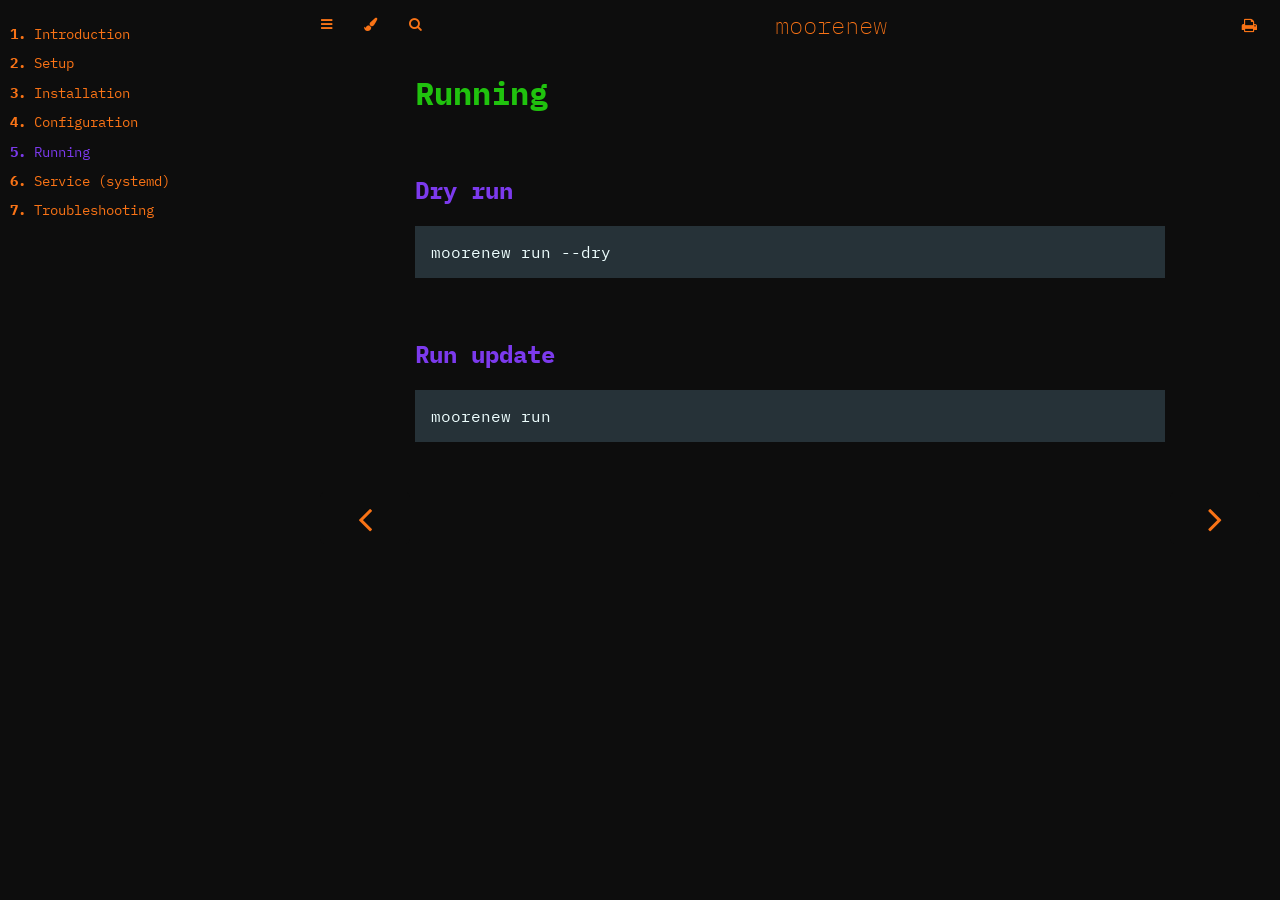
<file: docs/book/running.html>
<!DOCTYPE HTML>
<html lang="en" class="sidebar-visible no-js oranda-dark">
    <head>
        <!-- Book generated using mdBook -->
        <meta charset="UTF-8">
        <title>Running - moorenew</title>


        <!-- Custom HTML head -->
        
        <meta name="description" content="Documentation for moorenew">
        <meta name="viewport" content="width=device-width, initial-scale=1">
        <meta name="theme-color" content="#ffffff" />

        <link rel="icon" href="favicon.svg">
        <link rel="shortcut icon" href="favicon.png">
        <link rel="stylesheet" href="css/variables.css">
        <link rel="stylesheet" href="css/general.css">
        <link rel="stylesheet" href="css/chrome.css">
        <link rel="stylesheet" href="css/print.css" media="print">

        <!-- Fonts -->
        <link rel="stylesheet" href="FontAwesome/css/font-awesome.css">
        <link rel="stylesheet" href="fonts/fonts.css">

        <!-- Highlight.js Stylesheets -->
        <link rel="stylesheet" href="highlight.css">
        <link rel="stylesheet" href="tomorrow-night.css">
        <link rel="stylesheet" href="ayu-highlight.css">
        <link rel="stylesheet" href="oranda-highlight.css">

        <!-- Custom theme stylesheets -->

    </head>
    <body>
    <div id="body-container">
        <!-- Provide site root to javascript -->
        <script>
            var path_to_root = "";
            var default_theme = window.matchMedia("(prefers-color-scheme: dark)").matches ? "oranda-dark" : "oranda-dark";
        </script>

        <!-- Work around some values being stored in localStorage wrapped in quotes -->
        <script>
            try {
                var theme = localStorage.getItem('orandamdbook-theme');
                var sidebar = localStorage.getItem('mdbook-sidebar');

                if (theme.startsWith('"') && theme.endsWith('"')) {
                    localStorage.setItem('orandamdbook-theme', theme.slice(1, theme.length - 1));
                }

                if (sidebar.startsWith('"') && sidebar.endsWith('"')) {
                    localStorage.setItem('mdbook-sidebar', sidebar.slice(1, sidebar.length - 1));
                }
            } catch (e) { }
        </script>

        <!-- Set the theme before any content is loaded, prevents flash -->
        <script>
            var theme;
            try { theme = localStorage.getItem('orandamdbook-theme'); } catch(e) { }
            if (theme === null || theme === undefined) { theme = default_theme; }
            var html = document.querySelector('html');
            html.classList.remove('no-js')
            html.classList.remove('oranda-dark')
            html.classList.add(theme);
            html.classList.add('js');
        </script>

        <!-- Hide / unhide sidebar before it is displayed -->
        <script>
            var html = document.querySelector('html');
            var sidebar = 'hidden';
            if (document.body.clientWidth >= 1080) {
                try { sidebar = localStorage.getItem('mdbook-sidebar'); } catch(e) { }
                sidebar = sidebar || 'visible';
            }
            html.classList.remove('sidebar-visible');
            html.classList.add("sidebar-" + sidebar);
        </script>

        <nav id="sidebar" class="sidebar" aria-label="Table of contents">
            <div class="sidebar-scrollbox">
                <ol class="chapter"><li class="chapter-item expanded "><a href="index.html"><strong aria-hidden="true">1.</strong> Introduction</a></li><li class="chapter-item expanded "><a href="setup.html"><strong aria-hidden="true">2.</strong> Setup</a></li><li class="chapter-item expanded "><a href="installation.html"><strong aria-hidden="true">3.</strong> Installation</a></li><li class="chapter-item expanded "><a href="configuration.html"><strong aria-hidden="true">4.</strong> Configuration</a></li><li class="chapter-item expanded "><a href="running.html" class="active"><strong aria-hidden="true">5.</strong> Running</a></li><li class="chapter-item expanded "><a href="service.html"><strong aria-hidden="true">6.</strong> Service (systemd)</a></li><li class="chapter-item expanded "><a href="troubleshooting.html"><strong aria-hidden="true">7.</strong> Troubleshooting</a></li></ol>
            </div>
            <div id="sidebar-resize-handle" class="sidebar-resize-handle"></div>
        </nav>

        <div id="page-wrapper" class="page-wrapper">

            <div class="page">
                                <div id="menu-bar-hover-placeholder"></div>
                <div id="menu-bar" class="menu-bar sticky bordered">
                    <div class="left-buttons">
                        <button id="sidebar-toggle" class="icon-button" type="button" title="Toggle Table of Contents" aria-label="Toggle Table of Contents" aria-controls="sidebar">
                            <i class="fa fa-bars"></i>
                        </button>
                        <button id="theme-toggle" class="icon-button" type="button" title="Change theme" aria-label="Change theme" aria-haspopup="true" aria-expanded="false" aria-controls="theme-list">
                            <i class="fa fa-paint-brush"></i>
                        </button>
                        <ul id="theme-list" class="theme-popup" aria-label="Themes" role="menu">
                            <li role="none"><button role="menuitem" class="theme" id="light">Light</button></li>
                            <li role="none"><button role="menuitem" class="theme" id="rust">Rust</button></li>
                            <li role="none"><button role="menuitem" class="theme" id="coal">Coal</button></li>
                            <li role="none"><button role="menuitem" class="theme" id="navy">Navy</button></li>
                            <li role="none"><button role="menuitem" class="theme" id="ayu">Ayu</button></li>
                            <li role="none"><button role="menuitem" class="theme" id="oranda-dark">Hacker</button></li>

                        </ul>
                        <button id="search-toggle" class="icon-button" type="button" title="Search. (Shortkey: s)" aria-label="Toggle Searchbar" aria-expanded="false" aria-keyshortcuts="S" aria-controls="searchbar">
                            <i class="fa fa-search"></i>
                        </button>
                    </div>

                    <h1 class="menu-title">moorenew</h1>

                    <div class="right-buttons">
                        <a href="print.html" title="Print this book" aria-label="Print this book">
                            <i id="print-button" class="fa fa-print"></i>
                        </a>

                    </div>
                </div>

                <div id="search-wrapper" class="hidden">
                    <form id="searchbar-outer" class="searchbar-outer">
                        <input type="search" id="searchbar" name="searchbar" placeholder="Search this book ..." aria-controls="searchresults-outer" aria-describedby="searchresults-header">
                    </form>
                    <div id="searchresults-outer" class="searchresults-outer hidden">
                        <div id="searchresults-header" class="searchresults-header"></div>
                        <ul id="searchresults">
                        </ul>
                    </div>
                </div>

                <!-- Apply ARIA attributes after the sidebar and the sidebar toggle button are added to the DOM -->
                <script>
                    document.getElementById('sidebar-toggle').setAttribute('aria-expanded', sidebar === 'visible');
                    document.getElementById('sidebar').setAttribute('aria-hidden', sidebar !== 'visible');
                    Array.from(document.querySelectorAll('#sidebar a')).forEach(function(link) {
                        link.setAttribute('tabIndex', sidebar === 'visible' ? 0 : -1);
                    });
                </script>

                <div id="content" class="content">
                    <main>
                        <h1 id="running"><a class="header" href="#running">Running</a></h1>
<h2 id="dry-run"><a class="header" href="#dry-run">Dry run</a></h2>
<pre><code class="language-bash">moorenew run --dry
</code></pre>
<h2 id="run-update"><a class="header" href="#run-update">Run update</a></h2>
<pre><code class="language-bash">moorenew run
</code></pre>

                    </main>

                    <nav class="nav-wrapper" aria-label="Page navigation">
                        <!-- Mobile navigation buttons -->
                            <a rel="prev" href="configuration.html" class="mobile-nav-chapters previous" title="Previous chapter" aria-label="Previous chapter" aria-keyshortcuts="Left">
                                <i class="fa fa-angle-left"></i>
                            </a>

                            <a rel="next" href="service.html" class="mobile-nav-chapters next" title="Next chapter" aria-label="Next chapter" aria-keyshortcuts="Right">
                                <i class="fa fa-angle-right"></i>
                            </a>

                        <div style="clear: both"></div>
                    </nav>
                </div>
            </div>

            <nav class="nav-wide-wrapper" aria-label="Page navigation">
                    <a rel="prev" href="configuration.html" class="nav-chapters previous" title="Previous chapter" aria-label="Previous chapter" aria-keyshortcuts="Left">
                        <i class="fa fa-angle-left"></i>
                    </a>

                    <a rel="next" href="service.html" class="nav-chapters next" title="Next chapter" aria-label="Next chapter" aria-keyshortcuts="Right">
                        <i class="fa fa-angle-right"></i>
                    </a>
            </nav>

        </div>




        <script>
            window.playground_copyable = true;
        </script>


        <script src="elasticlunr.min.js"></script>
        <script src="mark.min.js"></script>
        <script src="searcher.js"></script>

        <script src="clipboard.min.js"></script>
        <script src="highlight.js"></script>
        <script src="book.js"></script>

        <!-- Custom JS scripts -->
        <script src="plausible.js"></script>


    </div>
    </body>
</html>
</file>
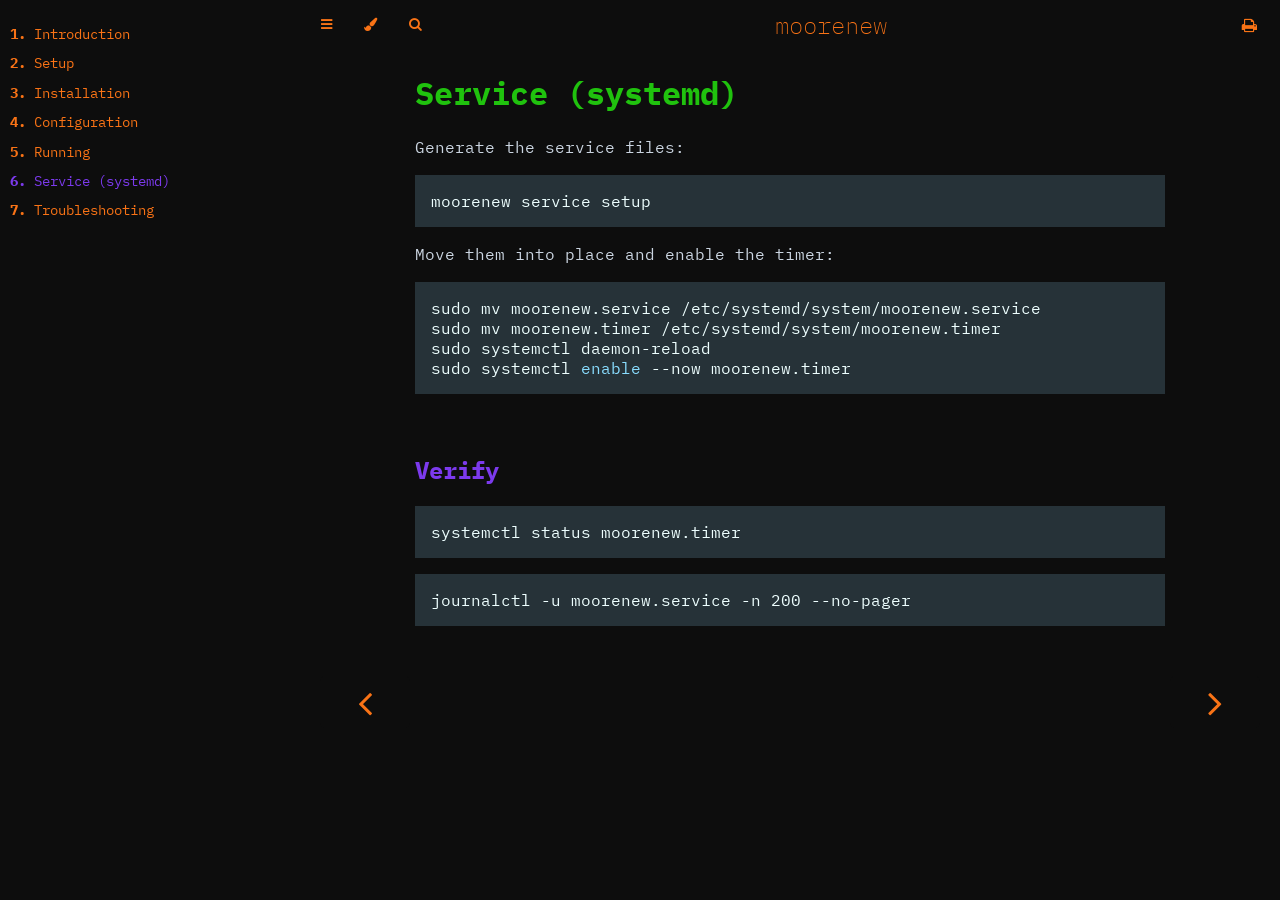
<file: docs/book/service.html>
<!DOCTYPE HTML>
<html lang="en" class="sidebar-visible no-js oranda-dark">
    <head>
        <!-- Book generated using mdBook -->
        <meta charset="UTF-8">
        <title>Service (systemd) - moorenew</title>


        <!-- Custom HTML head -->
        
        <meta name="description" content="Documentation for moorenew">
        <meta name="viewport" content="width=device-width, initial-scale=1">
        <meta name="theme-color" content="#ffffff" />

        <link rel="icon" href="favicon.svg">
        <link rel="shortcut icon" href="favicon.png">
        <link rel="stylesheet" href="css/variables.css">
        <link rel="stylesheet" href="css/general.css">
        <link rel="stylesheet" href="css/chrome.css">
        <link rel="stylesheet" href="css/print.css" media="print">

        <!-- Fonts -->
        <link rel="stylesheet" href="FontAwesome/css/font-awesome.css">
        <link rel="stylesheet" href="fonts/fonts.css">

        <!-- Highlight.js Stylesheets -->
        <link rel="stylesheet" href="highlight.css">
        <link rel="stylesheet" href="tomorrow-night.css">
        <link rel="stylesheet" href="ayu-highlight.css">
        <link rel="stylesheet" href="oranda-highlight.css">

        <!-- Custom theme stylesheets -->

    </head>
    <body>
    <div id="body-container">
        <!-- Provide site root to javascript -->
        <script>
            var path_to_root = "";
            var default_theme = window.matchMedia("(prefers-color-scheme: dark)").matches ? "oranda-dark" : "oranda-dark";
        </script>

        <!-- Work around some values being stored in localStorage wrapped in quotes -->
        <script>
            try {
                var theme = localStorage.getItem('orandamdbook-theme');
                var sidebar = localStorage.getItem('mdbook-sidebar');

                if (theme.startsWith('"') && theme.endsWith('"')) {
                    localStorage.setItem('orandamdbook-theme', theme.slice(1, theme.length - 1));
                }

                if (sidebar.startsWith('"') && sidebar.endsWith('"')) {
                    localStorage.setItem('mdbook-sidebar', sidebar.slice(1, sidebar.length - 1));
                }
            } catch (e) { }
        </script>

        <!-- Set the theme before any content is loaded, prevents flash -->
        <script>
            var theme;
            try { theme = localStorage.getItem('orandamdbook-theme'); } catch(e) { }
            if (theme === null || theme === undefined) { theme = default_theme; }
            var html = document.querySelector('html');
            html.classList.remove('no-js')
            html.classList.remove('oranda-dark')
            html.classList.add(theme);
            html.classList.add('js');
        </script>

        <!-- Hide / unhide sidebar before it is displayed -->
        <script>
            var html = document.querySelector('html');
            var sidebar = 'hidden';
            if (document.body.clientWidth >= 1080) {
                try { sidebar = localStorage.getItem('mdbook-sidebar'); } catch(e) { }
                sidebar = sidebar || 'visible';
            }
            html.classList.remove('sidebar-visible');
            html.classList.add("sidebar-" + sidebar);
        </script>

        <nav id="sidebar" class="sidebar" aria-label="Table of contents">
            <div class="sidebar-scrollbox">
                <ol class="chapter"><li class="chapter-item expanded "><a href="index.html"><strong aria-hidden="true">1.</strong> Introduction</a></li><li class="chapter-item expanded "><a href="setup.html"><strong aria-hidden="true">2.</strong> Setup</a></li><li class="chapter-item expanded "><a href="installation.html"><strong aria-hidden="true">3.</strong> Installation</a></li><li class="chapter-item expanded "><a href="configuration.html"><strong aria-hidden="true">4.</strong> Configuration</a></li><li class="chapter-item expanded "><a href="running.html"><strong aria-hidden="true">5.</strong> Running</a></li><li class="chapter-item expanded "><a href="service.html" class="active"><strong aria-hidden="true">6.</strong> Service (systemd)</a></li><li class="chapter-item expanded "><a href="troubleshooting.html"><strong aria-hidden="true">7.</strong> Troubleshooting</a></li></ol>
            </div>
            <div id="sidebar-resize-handle" class="sidebar-resize-handle"></div>
        </nav>

        <div id="page-wrapper" class="page-wrapper">

            <div class="page">
                                <div id="menu-bar-hover-placeholder"></div>
                <div id="menu-bar" class="menu-bar sticky bordered">
                    <div class="left-buttons">
                        <button id="sidebar-toggle" class="icon-button" type="button" title="Toggle Table of Contents" aria-label="Toggle Table of Contents" aria-controls="sidebar">
                            <i class="fa fa-bars"></i>
                        </button>
                        <button id="theme-toggle" class="icon-button" type="button" title="Change theme" aria-label="Change theme" aria-haspopup="true" aria-expanded="false" aria-controls="theme-list">
                            <i class="fa fa-paint-brush"></i>
                        </button>
                        <ul id="theme-list" class="theme-popup" aria-label="Themes" role="menu">
                            <li role="none"><button role="menuitem" class="theme" id="light">Light</button></li>
                            <li role="none"><button role="menuitem" class="theme" id="rust">Rust</button></li>
                            <li role="none"><button role="menuitem" class="theme" id="coal">Coal</button></li>
                            <li role="none"><button role="menuitem" class="theme" id="navy">Navy</button></li>
                            <li role="none"><button role="menuitem" class="theme" id="ayu">Ayu</button></li>
                            <li role="none"><button role="menuitem" class="theme" id="oranda-dark">Hacker</button></li>

                        </ul>
                        <button id="search-toggle" class="icon-button" type="button" title="Search. (Shortkey: s)" aria-label="Toggle Searchbar" aria-expanded="false" aria-keyshortcuts="S" aria-controls="searchbar">
                            <i class="fa fa-search"></i>
                        </button>
                    </div>

                    <h1 class="menu-title">moorenew</h1>

                    <div class="right-buttons">
                        <a href="print.html" title="Print this book" aria-label="Print this book">
                            <i id="print-button" class="fa fa-print"></i>
                        </a>

                    </div>
                </div>

                <div id="search-wrapper" class="hidden">
                    <form id="searchbar-outer" class="searchbar-outer">
                        <input type="search" id="searchbar" name="searchbar" placeholder="Search this book ..." aria-controls="searchresults-outer" aria-describedby="searchresults-header">
                    </form>
                    <div id="searchresults-outer" class="searchresults-outer hidden">
                        <div id="searchresults-header" class="searchresults-header"></div>
                        <ul id="searchresults">
                        </ul>
                    </div>
                </div>

                <!-- Apply ARIA attributes after the sidebar and the sidebar toggle button are added to the DOM -->
                <script>
                    document.getElementById('sidebar-toggle').setAttribute('aria-expanded', sidebar === 'visible');
                    document.getElementById('sidebar').setAttribute('aria-hidden', sidebar !== 'visible');
                    Array.from(document.querySelectorAll('#sidebar a')).forEach(function(link) {
                        link.setAttribute('tabIndex', sidebar === 'visible' ? 0 : -1);
                    });
                </script>

                <div id="content" class="content">
                    <main>
                        <h1 id="service-systemd"><a class="header" href="#service-systemd">Service (systemd)</a></h1>
<p>Generate the service files:</p>
<pre><code class="language-bash">moorenew service setup
</code></pre>
<p>Move them into place and enable the timer:</p>
<pre><code class="language-bash">sudo mv moorenew.service /etc/systemd/system/moorenew.service
sudo mv moorenew.timer /etc/systemd/system/moorenew.timer
sudo systemctl daemon-reload
sudo systemctl enable --now moorenew.timer
</code></pre>
<h2 id="verify"><a class="header" href="#verify">Verify</a></h2>
<pre><code class="language-bash">systemctl status moorenew.timer
</code></pre>
<pre><code class="language-bash">journalctl -u moorenew.service -n 200 --no-pager
</code></pre>

                    </main>

                    <nav class="nav-wrapper" aria-label="Page navigation">
                        <!-- Mobile navigation buttons -->
                            <a rel="prev" href="running.html" class="mobile-nav-chapters previous" title="Previous chapter" aria-label="Previous chapter" aria-keyshortcuts="Left">
                                <i class="fa fa-angle-left"></i>
                            </a>

                            <a rel="next" href="troubleshooting.html" class="mobile-nav-chapters next" title="Next chapter" aria-label="Next chapter" aria-keyshortcuts="Right">
                                <i class="fa fa-angle-right"></i>
                            </a>

                        <div style="clear: both"></div>
                    </nav>
                </div>
            </div>

            <nav class="nav-wide-wrapper" aria-label="Page navigation">
                    <a rel="prev" href="running.html" class="nav-chapters previous" title="Previous chapter" aria-label="Previous chapter" aria-keyshortcuts="Left">
                        <i class="fa fa-angle-left"></i>
                    </a>

                    <a rel="next" href="troubleshooting.html" class="nav-chapters next" title="Next chapter" aria-label="Next chapter" aria-keyshortcuts="Right">
                        <i class="fa fa-angle-right"></i>
                    </a>
            </nav>

        </div>




        <script>
            window.playground_copyable = true;
        </script>


        <script src="elasticlunr.min.js"></script>
        <script src="mark.min.js"></script>
        <script src="searcher.js"></script>

        <script src="clipboard.min.js"></script>
        <script src="highlight.js"></script>
        <script src="book.js"></script>

        <!-- Custom JS scripts -->
        <script src="plausible.js"></script>


    </div>
    </body>
</html>
</file>
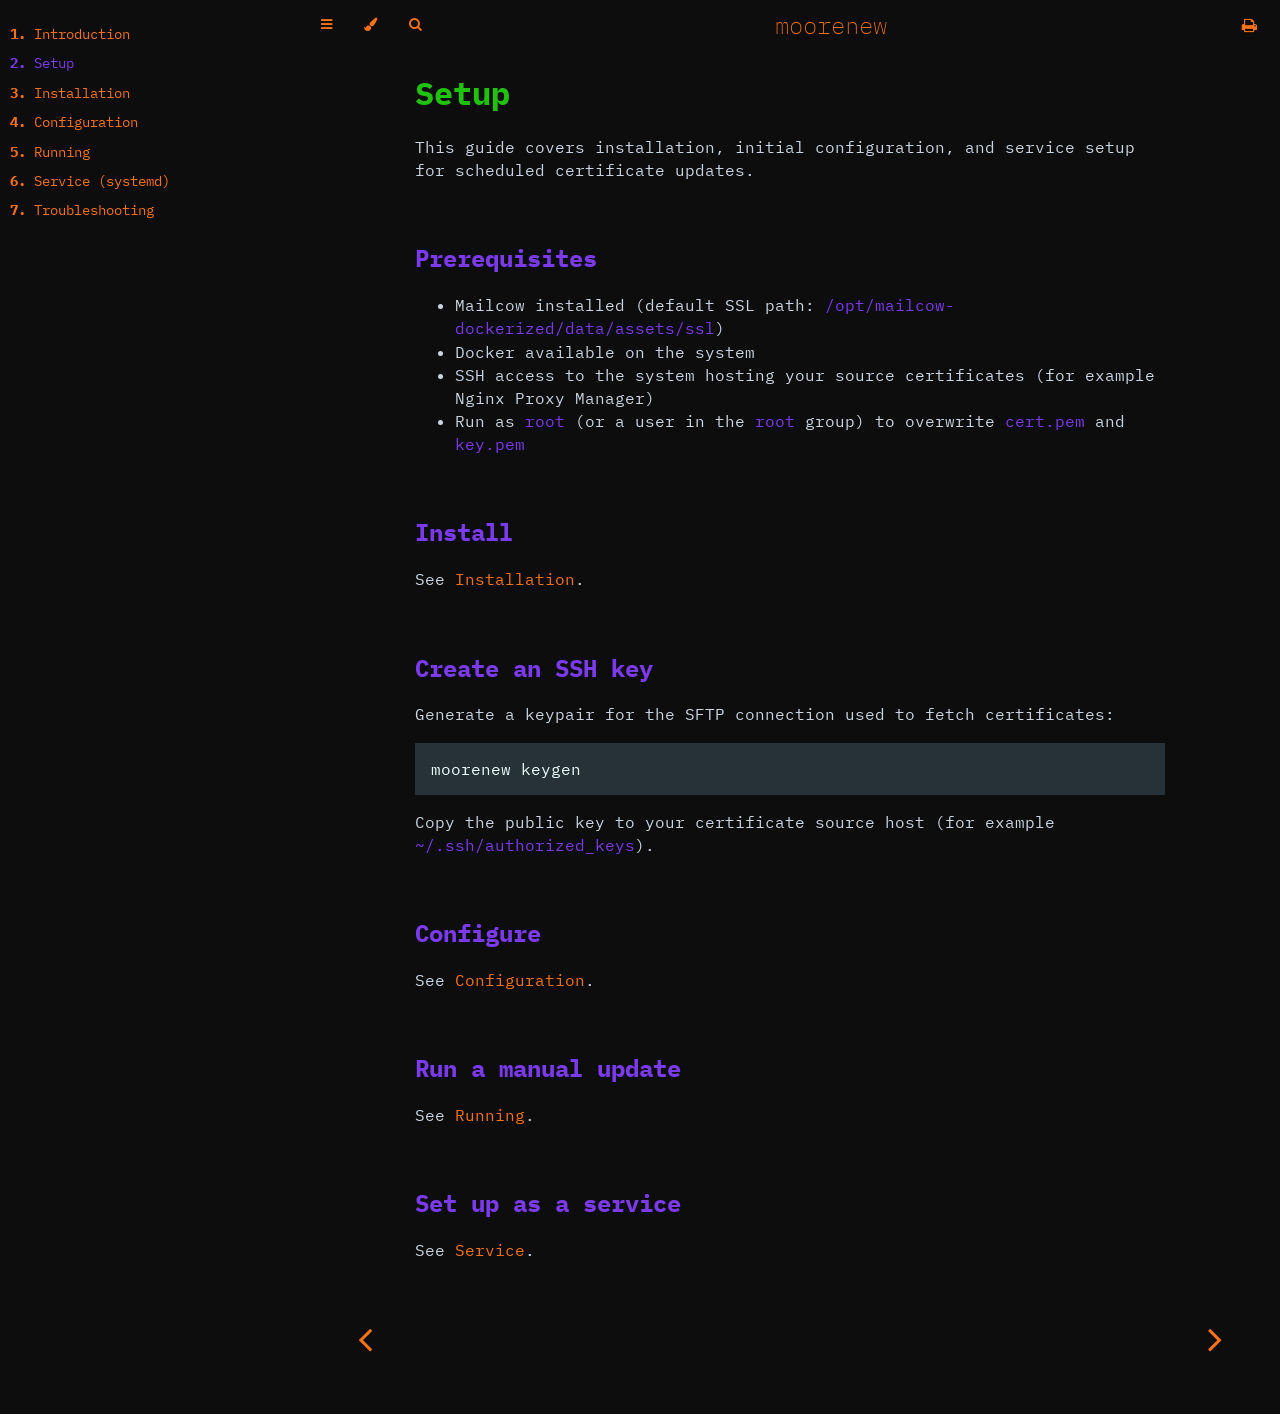
<file: docs/book/setup.html>
<!DOCTYPE HTML>
<html lang="en" class="sidebar-visible no-js oranda-dark">
    <head>
        <!-- Book generated using mdBook -->
        <meta charset="UTF-8">
        <title>Setup - moorenew</title>


        <!-- Custom HTML head -->
        
        <meta name="description" content="Documentation for moorenew">
        <meta name="viewport" content="width=device-width, initial-scale=1">
        <meta name="theme-color" content="#ffffff" />

        <link rel="icon" href="favicon.svg">
        <link rel="shortcut icon" href="favicon.png">
        <link rel="stylesheet" href="css/variables.css">
        <link rel="stylesheet" href="css/general.css">
        <link rel="stylesheet" href="css/chrome.css">
        <link rel="stylesheet" href="css/print.css" media="print">

        <!-- Fonts -->
        <link rel="stylesheet" href="FontAwesome/css/font-awesome.css">
        <link rel="stylesheet" href="fonts/fonts.css">

        <!-- Highlight.js Stylesheets -->
        <link rel="stylesheet" href="highlight.css">
        <link rel="stylesheet" href="tomorrow-night.css">
        <link rel="stylesheet" href="ayu-highlight.css">
        <link rel="stylesheet" href="oranda-highlight.css">

        <!-- Custom theme stylesheets -->

    </head>
    <body>
    <div id="body-container">
        <!-- Provide site root to javascript -->
        <script>
            var path_to_root = "";
            var default_theme = window.matchMedia("(prefers-color-scheme: dark)").matches ? "oranda-dark" : "oranda-dark";
        </script>

        <!-- Work around some values being stored in localStorage wrapped in quotes -->
        <script>
            try {
                var theme = localStorage.getItem('orandamdbook-theme');
                var sidebar = localStorage.getItem('mdbook-sidebar');

                if (theme.startsWith('"') && theme.endsWith('"')) {
                    localStorage.setItem('orandamdbook-theme', theme.slice(1, theme.length - 1));
                }

                if (sidebar.startsWith('"') && sidebar.endsWith('"')) {
                    localStorage.setItem('mdbook-sidebar', sidebar.slice(1, sidebar.length - 1));
                }
            } catch (e) { }
        </script>

        <!-- Set the theme before any content is loaded, prevents flash -->
        <script>
            var theme;
            try { theme = localStorage.getItem('orandamdbook-theme'); } catch(e) { }
            if (theme === null || theme === undefined) { theme = default_theme; }
            var html = document.querySelector('html');
            html.classList.remove('no-js')
            html.classList.remove('oranda-dark')
            html.classList.add(theme);
            html.classList.add('js');
        </script>

        <!-- Hide / unhide sidebar before it is displayed -->
        <script>
            var html = document.querySelector('html');
            var sidebar = 'hidden';
            if (document.body.clientWidth >= 1080) {
                try { sidebar = localStorage.getItem('mdbook-sidebar'); } catch(e) { }
                sidebar = sidebar || 'visible';
            }
            html.classList.remove('sidebar-visible');
            html.classList.add("sidebar-" + sidebar);
        </script>

        <nav id="sidebar" class="sidebar" aria-label="Table of contents">
            <div class="sidebar-scrollbox">
                <ol class="chapter"><li class="chapter-item expanded "><a href="index.html"><strong aria-hidden="true">1.</strong> Introduction</a></li><li class="chapter-item expanded "><a href="setup.html" class="active"><strong aria-hidden="true">2.</strong> Setup</a></li><li class="chapter-item expanded "><a href="installation.html"><strong aria-hidden="true">3.</strong> Installation</a></li><li class="chapter-item expanded "><a href="configuration.html"><strong aria-hidden="true">4.</strong> Configuration</a></li><li class="chapter-item expanded "><a href="running.html"><strong aria-hidden="true">5.</strong> Running</a></li><li class="chapter-item expanded "><a href="service.html"><strong aria-hidden="true">6.</strong> Service (systemd)</a></li><li class="chapter-item expanded "><a href="troubleshooting.html"><strong aria-hidden="true">7.</strong> Troubleshooting</a></li></ol>
            </div>
            <div id="sidebar-resize-handle" class="sidebar-resize-handle"></div>
        </nav>

        <div id="page-wrapper" class="page-wrapper">

            <div class="page">
                                <div id="menu-bar-hover-placeholder"></div>
                <div id="menu-bar" class="menu-bar sticky bordered">
                    <div class="left-buttons">
                        <button id="sidebar-toggle" class="icon-button" type="button" title="Toggle Table of Contents" aria-label="Toggle Table of Contents" aria-controls="sidebar">
                            <i class="fa fa-bars"></i>
                        </button>
                        <button id="theme-toggle" class="icon-button" type="button" title="Change theme" aria-label="Change theme" aria-haspopup="true" aria-expanded="false" aria-controls="theme-list">
                            <i class="fa fa-paint-brush"></i>
                        </button>
                        <ul id="theme-list" class="theme-popup" aria-label="Themes" role="menu">
                            <li role="none"><button role="menuitem" class="theme" id="light">Light</button></li>
                            <li role="none"><button role="menuitem" class="theme" id="rust">Rust</button></li>
                            <li role="none"><button role="menuitem" class="theme" id="coal">Coal</button></li>
                            <li role="none"><button role="menuitem" class="theme" id="navy">Navy</button></li>
                            <li role="none"><button role="menuitem" class="theme" id="ayu">Ayu</button></li>
                            <li role="none"><button role="menuitem" class="theme" id="oranda-dark">Hacker</button></li>

                        </ul>
                        <button id="search-toggle" class="icon-button" type="button" title="Search. (Shortkey: s)" aria-label="Toggle Searchbar" aria-expanded="false" aria-keyshortcuts="S" aria-controls="searchbar">
                            <i class="fa fa-search"></i>
                        </button>
                    </div>

                    <h1 class="menu-title">moorenew</h1>

                    <div class="right-buttons">
                        <a href="print.html" title="Print this book" aria-label="Print this book">
                            <i id="print-button" class="fa fa-print"></i>
                        </a>

                    </div>
                </div>

                <div id="search-wrapper" class="hidden">
                    <form id="searchbar-outer" class="searchbar-outer">
                        <input type="search" id="searchbar" name="searchbar" placeholder="Search this book ..." aria-controls="searchresults-outer" aria-describedby="searchresults-header">
                    </form>
                    <div id="searchresults-outer" class="searchresults-outer hidden">
                        <div id="searchresults-header" class="searchresults-header"></div>
                        <ul id="searchresults">
                        </ul>
                    </div>
                </div>

                <!-- Apply ARIA attributes after the sidebar and the sidebar toggle button are added to the DOM -->
                <script>
                    document.getElementById('sidebar-toggle').setAttribute('aria-expanded', sidebar === 'visible');
                    document.getElementById('sidebar').setAttribute('aria-hidden', sidebar !== 'visible');
                    Array.from(document.querySelectorAll('#sidebar a')).forEach(function(link) {
                        link.setAttribute('tabIndex', sidebar === 'visible' ? 0 : -1);
                    });
                </script>

                <div id="content" class="content">
                    <main>
                        <h1 id="setup"><a class="header" href="#setup">Setup</a></h1>
<p>This guide covers installation, initial configuration, and service setup for scheduled certificate updates.</p>
<h2 id="prerequisites"><a class="header" href="#prerequisites">Prerequisites</a></h2>
<ul>
<li>Mailcow installed (default SSL path: <code>/opt/mailcow-dockerized/data/assets/ssl</code>)</li>
<li>Docker available on the system</li>
<li>SSH access to the system hosting your source certificates (for example Nginx Proxy Manager)</li>
<li>Run as <code>root</code> (or a user in the <code>root</code> group) to overwrite <code>cert.pem</code> and <code>key.pem</code></li>
</ul>
<h2 id="install"><a class="header" href="#install">Install</a></h2>
<p>See <a href="installation.html">Installation</a>.</p>
<h2 id="create-an-ssh-key"><a class="header" href="#create-an-ssh-key">Create an SSH key</a></h2>
<p>Generate a keypair for the SFTP connection used to fetch certificates:</p>
<pre><code class="language-bash">moorenew keygen
</code></pre>
<p>Copy the public key to your certificate source host (for example <code>~/.ssh/authorized_keys</code>).</p>
<h2 id="configure"><a class="header" href="#configure">Configure</a></h2>
<p>See <a href="configuration.html">Configuration</a>.</p>
<h2 id="run-a-manual-update"><a class="header" href="#run-a-manual-update">Run a manual update</a></h2>
<p>See <a href="running.html">Running</a>.</p>
<h2 id="set-up-as-a-service"><a class="header" href="#set-up-as-a-service">Set up as a service</a></h2>
<p>See <a href="service.html">Service</a>.</p>

                    </main>

                    <nav class="nav-wrapper" aria-label="Page navigation">
                        <!-- Mobile navigation buttons -->
                            <a rel="prev" href="index.html" class="mobile-nav-chapters previous" title="Previous chapter" aria-label="Previous chapter" aria-keyshortcuts="Left">
                                <i class="fa fa-angle-left"></i>
                            </a>

                            <a rel="next" href="installation.html" class="mobile-nav-chapters next" title="Next chapter" aria-label="Next chapter" aria-keyshortcuts="Right">
                                <i class="fa fa-angle-right"></i>
                            </a>

                        <div style="clear: both"></div>
                    </nav>
                </div>
            </div>

            <nav class="nav-wide-wrapper" aria-label="Page navigation">
                    <a rel="prev" href="index.html" class="nav-chapters previous" title="Previous chapter" aria-label="Previous chapter" aria-keyshortcuts="Left">
                        <i class="fa fa-angle-left"></i>
                    </a>

                    <a rel="next" href="installation.html" class="nav-chapters next" title="Next chapter" aria-label="Next chapter" aria-keyshortcuts="Right">
                        <i class="fa fa-angle-right"></i>
                    </a>
            </nav>

        </div>




        <script>
            window.playground_copyable = true;
        </script>


        <script src="elasticlunr.min.js"></script>
        <script src="mark.min.js"></script>
        <script src="searcher.js"></script>

        <script src="clipboard.min.js"></script>
        <script src="highlight.js"></script>
        <script src="book.js"></script>

        <!-- Custom JS scripts -->
        <script src="plausible.js"></script>


    </div>
    </body>
</html>
</file>
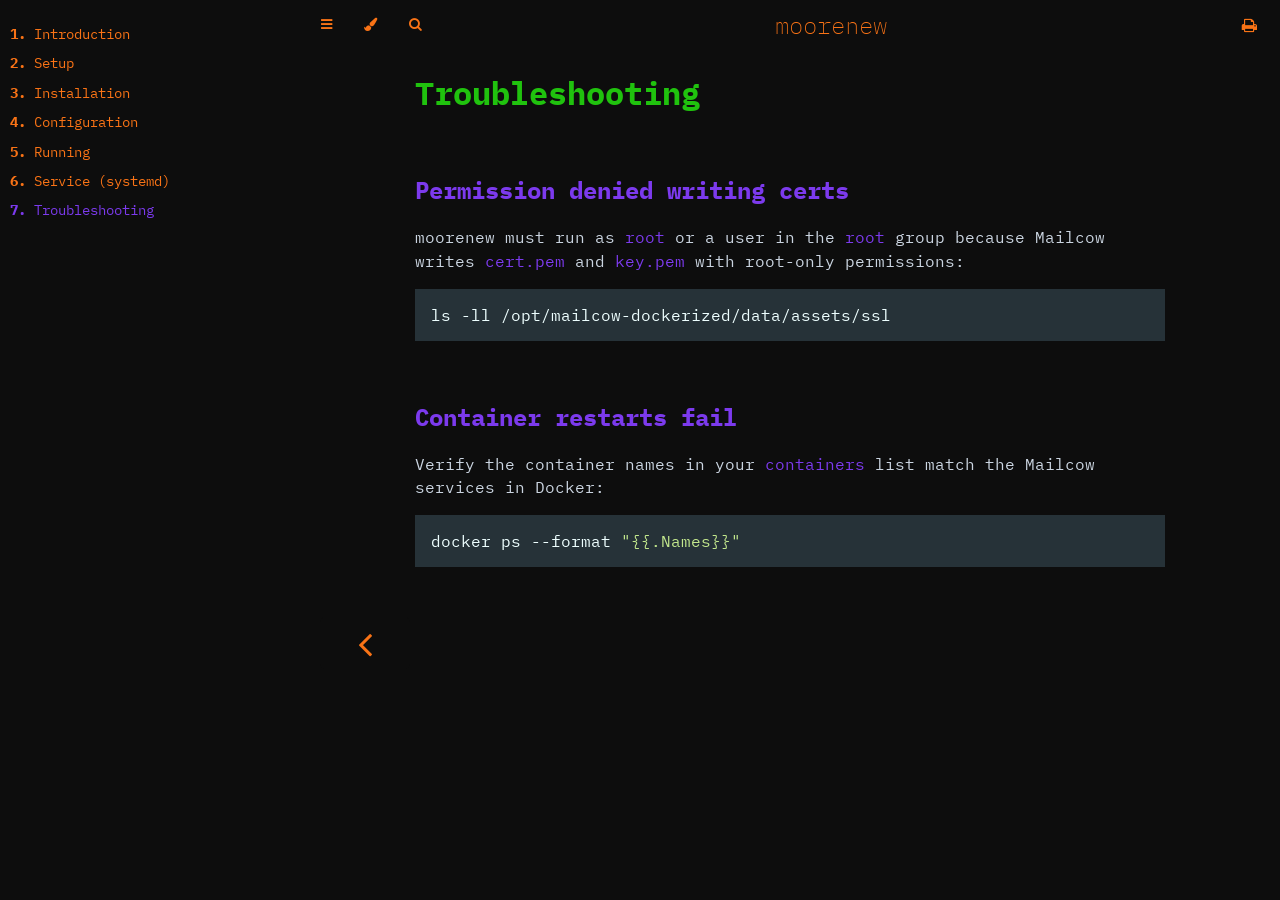
<file: docs/book/troubleshooting.html>
<!DOCTYPE HTML>
<html lang="en" class="sidebar-visible no-js oranda-dark">
    <head>
        <!-- Book generated using mdBook -->
        <meta charset="UTF-8">
        <title>Troubleshooting - moorenew</title>


        <!-- Custom HTML head -->
        
        <meta name="description" content="Documentation for moorenew">
        <meta name="viewport" content="width=device-width, initial-scale=1">
        <meta name="theme-color" content="#ffffff" />

        <link rel="icon" href="favicon.svg">
        <link rel="shortcut icon" href="favicon.png">
        <link rel="stylesheet" href="css/variables.css">
        <link rel="stylesheet" href="css/general.css">
        <link rel="stylesheet" href="css/chrome.css">
        <link rel="stylesheet" href="css/print.css" media="print">

        <!-- Fonts -->
        <link rel="stylesheet" href="FontAwesome/css/font-awesome.css">
        <link rel="stylesheet" href="fonts/fonts.css">

        <!-- Highlight.js Stylesheets -->
        <link rel="stylesheet" href="highlight.css">
        <link rel="stylesheet" href="tomorrow-night.css">
        <link rel="stylesheet" href="ayu-highlight.css">
        <link rel="stylesheet" href="oranda-highlight.css">

        <!-- Custom theme stylesheets -->

    </head>
    <body>
    <div id="body-container">
        <!-- Provide site root to javascript -->
        <script>
            var path_to_root = "";
            var default_theme = window.matchMedia("(prefers-color-scheme: dark)").matches ? "oranda-dark" : "oranda-dark";
        </script>

        <!-- Work around some values being stored in localStorage wrapped in quotes -->
        <script>
            try {
                var theme = localStorage.getItem('orandamdbook-theme');
                var sidebar = localStorage.getItem('mdbook-sidebar');

                if (theme.startsWith('"') && theme.endsWith('"')) {
                    localStorage.setItem('orandamdbook-theme', theme.slice(1, theme.length - 1));
                }

                if (sidebar.startsWith('"') && sidebar.endsWith('"')) {
                    localStorage.setItem('mdbook-sidebar', sidebar.slice(1, sidebar.length - 1));
                }
            } catch (e) { }
        </script>

        <!-- Set the theme before any content is loaded, prevents flash -->
        <script>
            var theme;
            try { theme = localStorage.getItem('orandamdbook-theme'); } catch(e) { }
            if (theme === null || theme === undefined) { theme = default_theme; }
            var html = document.querySelector('html');
            html.classList.remove('no-js')
            html.classList.remove('oranda-dark')
            html.classList.add(theme);
            html.classList.add('js');
        </script>

        <!-- Hide / unhide sidebar before it is displayed -->
        <script>
            var html = document.querySelector('html');
            var sidebar = 'hidden';
            if (document.body.clientWidth >= 1080) {
                try { sidebar = localStorage.getItem('mdbook-sidebar'); } catch(e) { }
                sidebar = sidebar || 'visible';
            }
            html.classList.remove('sidebar-visible');
            html.classList.add("sidebar-" + sidebar);
        </script>

        <nav id="sidebar" class="sidebar" aria-label="Table of contents">
            <div class="sidebar-scrollbox">
                <ol class="chapter"><li class="chapter-item expanded "><a href="index.html"><strong aria-hidden="true">1.</strong> Introduction</a></li><li class="chapter-item expanded "><a href="setup.html"><strong aria-hidden="true">2.</strong> Setup</a></li><li class="chapter-item expanded "><a href="installation.html"><strong aria-hidden="true">3.</strong> Installation</a></li><li class="chapter-item expanded "><a href="configuration.html"><strong aria-hidden="true">4.</strong> Configuration</a></li><li class="chapter-item expanded "><a href="running.html"><strong aria-hidden="true">5.</strong> Running</a></li><li class="chapter-item expanded "><a href="service.html"><strong aria-hidden="true">6.</strong> Service (systemd)</a></li><li class="chapter-item expanded "><a href="troubleshooting.html" class="active"><strong aria-hidden="true">7.</strong> Troubleshooting</a></li></ol>
            </div>
            <div id="sidebar-resize-handle" class="sidebar-resize-handle"></div>
        </nav>

        <div id="page-wrapper" class="page-wrapper">

            <div class="page">
                                <div id="menu-bar-hover-placeholder"></div>
                <div id="menu-bar" class="menu-bar sticky bordered">
                    <div class="left-buttons">
                        <button id="sidebar-toggle" class="icon-button" type="button" title="Toggle Table of Contents" aria-label="Toggle Table of Contents" aria-controls="sidebar">
                            <i class="fa fa-bars"></i>
                        </button>
                        <button id="theme-toggle" class="icon-button" type="button" title="Change theme" aria-label="Change theme" aria-haspopup="true" aria-expanded="false" aria-controls="theme-list">
                            <i class="fa fa-paint-brush"></i>
                        </button>
                        <ul id="theme-list" class="theme-popup" aria-label="Themes" role="menu">
                            <li role="none"><button role="menuitem" class="theme" id="light">Light</button></li>
                            <li role="none"><button role="menuitem" class="theme" id="rust">Rust</button></li>
                            <li role="none"><button role="menuitem" class="theme" id="coal">Coal</button></li>
                            <li role="none"><button role="menuitem" class="theme" id="navy">Navy</button></li>
                            <li role="none"><button role="menuitem" class="theme" id="ayu">Ayu</button></li>
                            <li role="none"><button role="menuitem" class="theme" id="oranda-dark">Hacker</button></li>

                        </ul>
                        <button id="search-toggle" class="icon-button" type="button" title="Search. (Shortkey: s)" aria-label="Toggle Searchbar" aria-expanded="false" aria-keyshortcuts="S" aria-controls="searchbar">
                            <i class="fa fa-search"></i>
                        </button>
                    </div>

                    <h1 class="menu-title">moorenew</h1>

                    <div class="right-buttons">
                        <a href="print.html" title="Print this book" aria-label="Print this book">
                            <i id="print-button" class="fa fa-print"></i>
                        </a>

                    </div>
                </div>

                <div id="search-wrapper" class="hidden">
                    <form id="searchbar-outer" class="searchbar-outer">
                        <input type="search" id="searchbar" name="searchbar" placeholder="Search this book ..." aria-controls="searchresults-outer" aria-describedby="searchresults-header">
                    </form>
                    <div id="searchresults-outer" class="searchresults-outer hidden">
                        <div id="searchresults-header" class="searchresults-header"></div>
                        <ul id="searchresults">
                        </ul>
                    </div>
                </div>

                <!-- Apply ARIA attributes after the sidebar and the sidebar toggle button are added to the DOM -->
                <script>
                    document.getElementById('sidebar-toggle').setAttribute('aria-expanded', sidebar === 'visible');
                    document.getElementById('sidebar').setAttribute('aria-hidden', sidebar !== 'visible');
                    Array.from(document.querySelectorAll('#sidebar a')).forEach(function(link) {
                        link.setAttribute('tabIndex', sidebar === 'visible' ? 0 : -1);
                    });
                </script>

                <div id="content" class="content">
                    <main>
                        <h1 id="troubleshooting"><a class="header" href="#troubleshooting">Troubleshooting</a></h1>
<h2 id="permission-denied-writing-certs"><a class="header" href="#permission-denied-writing-certs">Permission denied writing certs</a></h2>
<p>moorenew must run as <code>root</code> or a user in the <code>root</code> group because Mailcow writes <code>cert.pem</code> and <code>key.pem</code> with root-only permissions:</p>
<pre><code class="language-bash">ls -ll /opt/mailcow-dockerized/data/assets/ssl
</code></pre>
<h2 id="container-restarts-fail"><a class="header" href="#container-restarts-fail">Container restarts fail</a></h2>
<p>Verify the container names in your <code>containers</code> list match the Mailcow services in Docker:</p>
<pre><code class="language-bash">docker ps --format "{{.Names}}"
</code></pre>

                    </main>

                    <nav class="nav-wrapper" aria-label="Page navigation">
                        <!-- Mobile navigation buttons -->
                            <a rel="prev" href="service.html" class="mobile-nav-chapters previous" title="Previous chapter" aria-label="Previous chapter" aria-keyshortcuts="Left">
                                <i class="fa fa-angle-left"></i>
                            </a>


                        <div style="clear: both"></div>
                    </nav>
                </div>
            </div>

            <nav class="nav-wide-wrapper" aria-label="Page navigation">
                    <a rel="prev" href="service.html" class="nav-chapters previous" title="Previous chapter" aria-label="Previous chapter" aria-keyshortcuts="Left">
                        <i class="fa fa-angle-left"></i>
                    </a>

            </nav>

        </div>




        <script>
            window.playground_copyable = true;
        </script>


        <script src="elasticlunr.min.js"></script>
        <script src="mark.min.js"></script>
        <script src="searcher.js"></script>

        <script src="clipboard.min.js"></script>
        <script src="highlight.js"></script>
        <script src="book.js"></script>

        <!-- Custom JS scripts -->
        <script src="plausible.js"></script>


    </div>
    </body>
</html>
</file>
<file: docs/book/css/variables.css>
/* Globals */

:root {
    --sidebar-width: 300px;
    --page-padding: 15px;
    --content-max-width: 750px;
    --menu-bar-height: 50px;
    
    --mono-font: "Source Code Pro", Consolas, "Ubuntu Mono", Menlo, "DejaVu Sans Mono", monospace, monospace;
    --code-font-size: 0.875em /* please adjust the ace font size accordingly in editor.js */

    /* axomdbook mods to add some more knobs to themes */
    --title-fg: var(--fg);
    --subtitle-fg: var(--title-fg);
    --main-font: "Open Sans", sans-serif;
}

/* Themes */

.ayu {
    --bg: hsl(210, 25%, 8%);
    --fg: #c5c5c5;

    --sidebar-bg: #14191f;
    --sidebar-fg: #c8c9db;
    --sidebar-non-existant: #5c6773;
    --sidebar-active: #ffb454;
    --sidebar-spacer: #2d334f;

    --scrollbar: var(--sidebar-fg);

    --icons: #737480;
    --icons-hover: #b7b9cc;

    --links: #0096cf;

    --inline-code-color: #ffb454;

    --theme-popup-bg: #14191f;
    --theme-popup-border: #5c6773;
    --theme-hover: #191f26;

    --quote-bg: hsl(226, 15%, 17%);
    --quote-border: hsl(226, 15%, 22%);

    --table-border-color: hsl(210, 25%, 13%);
    --table-header-bg: hsl(210, 25%, 28%);
    --table-alternate-bg: hsl(210, 25%, 11%);

    --searchbar-border-color: #848484;
    --searchbar-bg: #424242;
    --searchbar-fg: #fff;
    --searchbar-shadow-color: #d4c89f;
    --searchresults-header-fg: #666;
    --searchresults-border-color: #888;
    --searchresults-li-bg: #252932;
    --search-mark-bg: #e3b171;
}

.coal {
    --bg: hsl(200, 7%, 8%);
    --fg: #98a3ad;

    --sidebar-bg: #292c2f;
    --sidebar-fg: #a1adb8;
    --sidebar-non-existant: #505254;
    --sidebar-active: #3473ad;
    --sidebar-spacer: #393939;

    --scrollbar: var(--sidebar-fg);

    --icons: #43484d;
    --icons-hover: #b3c0cc;

    --links: #2b79a2;

    --inline-code-color: #c5c8c6;

    --theme-popup-bg: #141617;
    --theme-popup-border: #43484d;
    --theme-hover: #1f2124;

    --quote-bg: hsl(234, 21%, 18%);
    --quote-border: hsl(234, 21%, 23%);

    --table-border-color: hsl(200, 7%, 13%);
    --table-header-bg: hsl(200, 7%, 28%);
    --table-alternate-bg: hsl(200, 7%, 11%);

    --searchbar-border-color: #aaa;
    --searchbar-bg: #b7b7b7;
    --searchbar-fg: #000;
    --searchbar-shadow-color: #aaa;
    --searchresults-header-fg: #666;
    --searchresults-border-color: #98a3ad;
    --searchresults-li-bg: #2b2b2f;
    --search-mark-bg: #355c7d;
}

.light {
    --bg: hsl(0, 0%, 100%);
    --fg: hsl(0, 0%, 0%);

    --sidebar-bg: #fafafa;
    --sidebar-fg: hsl(0, 0%, 0%);
    --sidebar-non-existant: #aaaaaa;
    --sidebar-active: #1f1fff;
    --sidebar-spacer: #f4f4f4;

    --scrollbar: #8F8F8F;

    --icons: #747474;
    --icons-hover: #000000;

    --links: #20609f;

    --inline-code-color: #301900;

    --theme-popup-bg: #fafafa;
    --theme-popup-border: #cccccc;
    --theme-hover: #e6e6e6;

    --quote-bg: hsl(197, 37%, 96%);
    --quote-border: hsl(197, 37%, 91%);

    --table-border-color: hsl(0, 0%, 95%);
    --table-header-bg: hsl(0, 0%, 80%);
    --table-alternate-bg: hsl(0, 0%, 97%);

    --searchbar-border-color: #aaa;
    --searchbar-bg: #fafafa;
    --searchbar-fg: #000;
    --searchbar-shadow-color: #aaa;
    --searchresults-header-fg: #666;
    --searchresults-border-color: #888;
    --searchresults-li-bg: #e4f2fe;
    --search-mark-bg: #a2cff5;
}

.navy {
    --bg: hsl(226, 23%, 11%);
    --fg: #bcbdd0;

    --sidebar-bg: #282d3f;
    --sidebar-fg: #c8c9db;
    --sidebar-non-existant: #505274;
    --sidebar-active: #2b79a2;
    --sidebar-spacer: #2d334f;

    --scrollbar: var(--sidebar-fg);

    --icons: #737480;
    --icons-hover: #b7b9cc;

    --links: #2b79a2;

    --inline-code-color: #c5c8c6;

    --theme-popup-bg: #161923;
    --theme-popup-border: #737480;
    --theme-hover: #282e40;

    --quote-bg: hsl(226, 15%, 17%);
    --quote-border: hsl(226, 15%, 22%);

    --table-border-color: hsl(226, 23%, 16%);
    --table-header-bg: hsl(226, 23%, 31%);
    --table-alternate-bg: hsl(226, 23%, 14%);

    --searchbar-border-color: #aaa;
    --searchbar-bg: #aeaec6;
    --searchbar-fg: #000;
    --searchbar-shadow-color: #aaa;
    --searchresults-header-fg: #5f5f71;
    --searchresults-border-color: #5c5c68;
    --searchresults-li-bg: #242430;
    --search-mark-bg: #a2cff5;
}

.rust {
    --bg: hsl(60, 9%, 87%);
    --fg: #262625;

    --sidebar-bg: #3b2e2a;
    --sidebar-fg: #c8c9db;
    --sidebar-non-existant: #505254;
    --sidebar-active: #e69f67;
    --sidebar-spacer: #45373a;

    --scrollbar: var(--sidebar-fg);

    --icons: #737480;
    --icons-hover: #262625;

    --links: #2b79a2;

    --inline-code-color: #6e6b5e;

    --theme-popup-bg: #e1e1db;
    --theme-popup-border: #b38f6b;
    --theme-hover: #99908a;

    --quote-bg: hsl(60, 5%, 75%);
    --quote-border: hsl(60, 5%, 70%);

    --table-border-color: hsl(60, 9%, 82%);
    --table-header-bg: #b3a497;
    --table-alternate-bg: hsl(60, 9%, 84%);

    --searchbar-border-color: #aaa;
    --searchbar-bg: #fafafa;
    --searchbar-fg: #000;
    --searchbar-shadow-color: #aaa;
    --searchresults-header-fg: #666;
    --searchresults-border-color: #888;
    --searchresults-li-bg: #dec2a2;
    --search-mark-bg: #e69f67;
}

@media (prefers-color-scheme: dark) {
    .light.no-js {
        --bg: hsl(200, 7%, 8%);
        --fg: #98a3ad;

        --sidebar-bg: #292c2f;
        --sidebar-fg: #a1adb8;
        --sidebar-non-existant: #505254;
        --sidebar-active: #3473ad;
        --sidebar-spacer: #393939;

        --scrollbar: var(--sidebar-fg);

        --icons: #43484d;
        --icons-hover: #b3c0cc;

        --links: #2b79a2;

        --inline-code-color: #c5c8c6;

        --theme-popup-bg: #141617;
        --theme-popup-border: #43484d;
        --theme-hover: #1f2124;

        --quote-bg: hsl(234, 21%, 18%);
        --quote-border: hsl(234, 21%, 23%);

        --table-border-color: hsl(200, 7%, 13%);
        --table-header-bg: hsl(200, 7%, 28%);
        --table-alternate-bg: hsl(200, 7%, 11%);

        --searchbar-border-color: #aaa;
        --searchbar-bg: #b7b7b7;
        --searchbar-fg: #000;
        --searchbar-shadow-color: #aaa;
        --searchresults-header-fg: #666;
        --searchresults-border-color: #98a3ad;
        --searchresults-li-bg: #2b2b2f;
        --search-mark-bg: #355c7d;
    }
}

/* oranda theme gets injected here */
.oranda-dark {
    /* 
      This part is just defining constants which fringe/oranda-css should probably
      be injecting into this file. For now, they're hardcoded.
    */
    --color-hacker-rouge: rgb(245, 112, 112);
    --color-hacker-orange: rgb(249, 115, 22);
    --color-hacker-green: rgb(32, 194, 14);
    --color-hacker-purple: rgb(124, 58, 237);
    --color-hacker-black: rgb(13, 13, 13);
    --color-hacker-white: rgb(203, 213, 225);
    --color-wellish: rgb(38, 50, 56);
    --color-wellish-light: rgb(73, 96, 108);

    /* 
      Here we select which colors/fonts to use for this specific theme.
      This first block calls a lot of the shots, most other definitions just
      defer to these values.
    */
    --bg: var(--color-hacker-black);
    --fg: var(--color-hacker-white);
    --well-bg: var(--color-wellish);
    --well-bg-highlight: var(--color-wellish-light);
    --title-fg: var(--color-hacker-green);
    --subtitle-fg: var(--color-hacker-purple);
    --border-color: var(--color-hacker-orange);
    --main-font: IBM Plex Mono, monospace;
    --mono-font: IBM Plex Mono, monospace;

    --sidebar-bg: var(--bg);
    --sidebar-fg: var(--color-hacker-orange);
    --sidebar-non-existant: var(--bg);
    --sidebar-active: var(--color-hacker-purple);
    --sidebar-spacer: var(--border-color);

    --scrollbar: default;

    --icons: var(--color-hacker-orange);
    --icons-hover: var(--color-hacker-orange);

    --links: var(--color-hacker-orange);
    --links-hover: var(--color-hacker-orange);

    --inline-code-color: var(--color-hacker-purple);

    --theme-popup-bg: var(--well-bg);
    --theme-popup-border: var(--border-color);
    --theme-hover: var(--well-bg-highlight);

    --quote-bg: var(--bg);
    --quote-border: var(--border-color);

    --table-border-color: var(--border-color);
    --table-header-bg: var(--well-bg-highlight);
    --table-alternate-bg: var(--well-bg);

    --searchbar-border-color: var(--border-color);
    --searchbar-bg: var(--well-bg);
    --searchbar-fg: var(--fg);
    --searchbar-shadow-color: var(--border-color);
    --searchresults-header-fg: var(--title-fg);
    --searchresults-border-color: var(--border-color);
    --searchresults-li-bg: var(--well-bg);
    --search-mark-bg: var(--well-bg-highlight);
}
</file>
<file: docs/book/css/general.css>
/* Base styles and content styles */

@import "variables.css";

:root {
  /* Browser default font-size is 16px, this way 1 rem = 10px */
  font-size: 62.5%;
}

html {
  font-family: var(--main-font);
  color: var(--fg);
  background-color: var(--bg);
  text-size-adjust: none;
  -webkit-text-size-adjust: none;
}

body {
  margin: 0;
  font-size: 1.6rem;
  overflow-x: hidden;
}

code {
  font-family: var(--mono-font) !important;
  font-size: var(--code-font-size);
}

/* make long words/inline code not x overflow */
main {
  overflow-wrap: break-word;
}

/* make wide tables scroll if they overflow */
.table-wrapper {
  overflow-x: auto;
}

/* Don't change font size in headers. */
h1 code,
h2 code,
h3 code,
h4 code,
h5 code,
h6 code {
  font-size: unset;
}

.left {
  float: left;
}
.right {
  float: right;
}
.boring {
  opacity: 0.6;
}
.hide-boring .boring {
  display: none;
}
.hidden {
  display: none !important;
}

h2,
h3 {
  margin-top: 2.5em;
}
h4,
h5 {
  margin-top: 2em;
}

.header + .header h3,
.header + .header h4,
.header + .header h5 {
  margin-top: 1em;
}

h1:target::before,
h2:target::before,
h3:target::before,
h4:target::before,
h5:target::before,
h6:target::before {
  display: inline-block;
  content: "»";
  margin-left: -30px;
  width: 30px;
}

/* This is broken on Safari as of version 14, but is fixed
   in Safari Technology Preview 117 which I think will be Safari 14.2.
   https://bugs.webkit.org/show_bug.cgi?id=218076
*/
:target {
  scroll-margin-top: calc(var(--menu-bar-height) + 0.5em);
}

.page {
  outline: 0;
  padding: 0 var(--page-padding);
  margin-top: calc(
    0px - var(--menu-bar-height)
  ); /* Compensate for the #menu-bar-hover-placeholder */
}
.page-wrapper {
  box-sizing: border-box;
}
.js:not(.sidebar-resizing) .page-wrapper {
  transition: margin-left 0.3s ease, transform 0.3s ease; /* Animation: slide away */
}

.content {
  overflow-y: auto;
  min-height: 70vh;
  padding: 0 5px 50px 5px;
}
.content main {
  margin-left: auto;
  margin-right: auto;
  max-width: var(--content-max-width);
}
.content p {
  line-height: 1.45em;
}
.content ol {
  line-height: 1.45em;
}
.content ul {
  line-height: 1.45em;
}
.content a {
  text-decoration: none;
}
.content a:hover {
  text-decoration: underline;
}
.content img,
.content video {
  max-width: 100%;
}
.content h1 .header:link,
.content h1 .header:visited {
  color: var(--title-fg);
}
h2,
h3,
h4,
h5,
h6,
.content .header:link,
.content .header:visited {
  color: var(--subtitle-fg);
}

.content .header:link,
.content .header:visited:hover {
  text-decoration: none;
}

table {
  margin: 0 auto;
  border-collapse: collapse;
}
table td {
  padding: 3px 20px;
  border: 1px var(--table-border-color) solid;
}
table thead {
  background: var(--table-header-bg);
}
table thead td {
  font-weight: 700;
  border: none;
}
table thead th {
  padding: 3px 20px;
}
table thead tr {
  border: 1px var(--table-header-bg) solid;
}
/* Alternate background colors for rows */
table tbody tr:nth-child(2n) {
  background: var(--table-alternate-bg);
}

blockquote {
  margin: 20px 0;
  padding: 0 20px;
  color: var(--fg);
  background-color: var(--quote-bg);
  border-top: 0.1em solid var(--quote-border);
  border-bottom: 0.1em solid var(--quote-border);
}

kbd {
  background-color: var(--table-border-color);
  border-radius: 4px;
  border: solid 1px var(--theme-popup-border);
  box-shadow: inset 0 -1px 0 var(--theme-hover);
  display: inline-block;
  font-size: var(--code-font-size);
  font-family: var(--mono-font);
  line-height: 10px;
  padding: 4px 5px;
  vertical-align: middle;
}

:not(.footnote-definition) + .footnote-definition,
.footnote-definition + :not(.footnote-definition) {
  margin-top: 2em;
}
.footnote-definition {
  font-size: 0.9em;
  margin: 0.5em 0;
}
.footnote-definition p {
  display: inline;
}

.tooltiptext {
  position: absolute;
  visibility: hidden;
  color: #fff;
  background-color: #333;
  transform: translateX(
    -50%
  ); /* Center by moving tooltip 50% of its width left */
  left: -8px; /* Half of the width of the icon */
  top: -35px;
  font-size: 0.8em;
  text-align: center;
  border-radius: 6px;
  padding: 5px 8px;
  margin: 5px;
  z-index: 1000;
}
.tooltipped .tooltiptext {
  visibility: visible;
}

.chapter li.part-title {
  color: var(--sidebar-fg);
  margin: 5px 0px;
  font-weight: bold;
}

.result-no-output {
  font-style: italic;
}
</file>
<file: docs/book/css/chrome.css>
/* CSS for UI elements (a.k.a. chrome) */

@import 'variables.css';

html {
    scrollbar-color: var(--scrollbar) var(--bg);
}
#searchresults a,
.content a:link,
a:visited,
a > .hljs {
    color: var(--links);
}
#searchresults a:hover,
.content a:hover,
a:hover,
a > .hljs:hover {
    color: var(--links-hover, var(--links));
}

/*
    body-container is necessary because mobile browsers don't seem to like
    overflow-x on the body tag when there is a <meta name="viewport"> tag.
*/
#body-container {
    /*
        This is used when the sidebar pushes the body content off the side of
        the screen on small screens. Without it, dragging on mobile Safari
        will want to reposition the viewport in a weird way.
    */
    overflow-x: hidden;
}

/* Menu Bar */

#menu-bar,
#menu-bar-hover-placeholder {
    z-index: 101;
    margin: auto calc(0px - var(--page-padding));
}
#menu-bar {
    position: relative;
    display: flex;
    flex-wrap: wrap;
    background-color: var(--bg);
    border-bottom-color: var(--bg);
    border-bottom-width: 1px;
    border-bottom-style: solid;
}
#menu-bar.sticky,
.js #menu-bar-hover-placeholder:hover + #menu-bar,
.js #menu-bar:hover,
.js.sidebar-visible #menu-bar {
    position: -webkit-sticky;
    position: sticky;
    top: 0 !important;
}
#menu-bar-hover-placeholder {
    position: sticky;
    position: -webkit-sticky;
    top: 0;
    height: var(--menu-bar-height);
}
#menu-bar.bordered {
    border-bottom-color: var(--table-border-color);
}
#menu-bar i, #menu-bar .icon-button {
    position: relative;
    padding: 0 8px;
    z-index: 10;
    line-height: var(--menu-bar-height);
    cursor: pointer;
    transition: color 0.5s;
}
@media only screen and (max-width: 420px) {
    #menu-bar i, #menu-bar .icon-button {
        padding: 0 5px;
    }
}

.icon-button {
    border: none;
    background: none;
    padding: 0;
    color: inherit;
}
.icon-button i {
    margin: 0;
}

.right-buttons {
    margin: 0 15px;
}
.right-buttons a {
    text-decoration: none;
}

.left-buttons {
    display: flex;
    margin: 0 5px;
}
.no-js .left-buttons {
    display: none;
}

.menu-title {
    display: inline-block;
    font-weight: 200;
    font-size: 2.4rem;
    line-height: var(--menu-bar-height);
    text-align: center;
    margin: 0;
    flex: 1;
    white-space: nowrap;
    overflow: hidden;
    text-overflow: ellipsis;
}
.js .menu-title {
    cursor: pointer;
}

.menu-bar,
.menu-bar:visited,
.nav-chapters,
.nav-chapters:visited,
.mobile-nav-chapters,
.mobile-nav-chapters:visited,
.menu-bar .icon-button,
.menu-bar a i {
    color: var(--icons);
}

.menu-bar i:hover,
.menu-bar .icon-button:hover,
.nav-chapters:hover,
.mobile-nav-chapters i:hover {
    color: var(--icons-hover);
}

/* Nav Icons */

.nav-chapters {
    font-size: 2.5em;
    text-align: center;
    text-decoration: none;

    position: fixed;
    top: 0;
    bottom: 0;
    margin: 0;
    max-width: 150px;
    min-width: 90px;

    display: flex;
    justify-content: center;
    align-content: center;
    flex-direction: column;

    transition: color 0.5s, background-color 0.5s;
}

.nav-chapters:hover {
    text-decoration: none;
    background-color: var(--theme-hover);
    transition: background-color 0.15s, color 0.15s;
}

.nav-wrapper {
    margin-top: 50px;
    display: none;
}

.mobile-nav-chapters {
    font-size: 2.5em;
    text-align: center;
    text-decoration: none;
    width: 90px;
    border-radius: 5px;
    background-color: var(--sidebar-bg);
}

.previous {
    float: left;
}

.next {
    float: right;
    right: var(--page-padding);
}

@media only screen and (max-width: 1080px) {
    .nav-wide-wrapper { display: none; }
    .nav-wrapper { display: block; }
}

@media only screen and (max-width: 1380px) {
    .sidebar-visible .nav-wide-wrapper { display: none; }
    .sidebar-visible .nav-wrapper { display: block; }
}

/* Inline code */

:not(pre) > .hljs {
    display: inline;
    padding: 0.1em 0.3em;
    border-radius: 3px;
}

:not(pre):not(a) > .hljs {
    color: var(--inline-code-color);
    overflow-x: initial;
}

/* 
  oranda standard theming is to not include boxes/bgs around inline code.
  this overloads values that are normally set by a highlightjs css
  file (*-highlight.css), which we don't want for other themes. There's
  no good way I could find to toggle this with pure vars, so it has to
  be done manually here.
*/
.oranda-dark :not(pre) > .hljs,
.oranda-light :not(pre) > .hljs {
    background-color: inherit;
    padding: 0em;
}

a:hover > .hljs {
    text-decoration: underline;
}

pre {
    position: relative;
}
pre > .buttons {
    position: absolute;
    z-index: 100;
    right: 0px;
    top: 2px;
    margin: 0px;
    padding: 2px 0px;

    color: var(--sidebar-fg);
    cursor: pointer;
    visibility: hidden;
    opacity: 0;
    transition: visibility 0.1s linear, opacity 0.1s linear;
}
pre:hover > .buttons {
    visibility: visible;
    opacity: 1
}
pre > .buttons :hover {
    color: var(--sidebar-active);
    border-color: var(--icons-hover);
    background-color: var(--theme-hover);
}
pre > .buttons i {
    margin-left: 8px;
}
pre > .buttons button {
    cursor: inherit;
    margin: 0px 5px;
    padding: 3px 5px;
    font-size: 14px;

    border-style: solid;
    border-width: 1px;
    border-radius: 4px;
    border-color: var(--icons);
    background-color: var(--theme-popup-bg);
    transition: 100ms;
    transition-property: color,border-color,background-color;
    color: var(--icons);
}
@media (pointer: coarse) {
    pre > .buttons button {
        /* On mobile, make it easier to tap buttons. */
        padding: 0.3rem 1rem;
    }
}
pre > code {
    padding: 1rem;
}

/* FIXME: ACE editors overlap their buttons because ACE does absolute
   positioning within the code block which breaks padding. The only solution I
   can think of is to move the padding to the outer pre tag (or insert a div
   wrapper), but that would require fixing a whole bunch of CSS rules.
*/
.hljs.ace_editor {
  padding: 0rem 0rem;
}

pre > .result {
    margin-top: 10px;
}

/* Search */

#searchresults a {
    text-decoration: none;
}

mark {
    border-radius: 2px;
    padding: 0 3px 1px 3px;
    margin: 0 -3px -1px -3px;
    background-color: var(--search-mark-bg);
    transition: background-color 300ms linear;
    cursor: pointer;
}

mark.fade-out {
    background-color: rgba(0,0,0,0) !important;
    cursor: auto;
}

.searchbar-outer {
    margin-left: auto;
    margin-right: auto;
    max-width: var(--content-max-width);
}

#searchbar {
    width: 100%;
    margin: 5px auto 0px auto;
    padding: 10px 16px;
    transition: box-shadow 300ms ease-in-out;
    border: 1px solid var(--searchbar-border-color);
    border-radius: 3px;
    background-color: var(--searchbar-bg);
    color: var(--searchbar-fg);
}
#searchbar:focus,
#searchbar.active {
    box-shadow: 0 0 3px var(--searchbar-shadow-color);
}

.searchresults-header {
    font-weight: bold;
    font-size: 1em;
    padding: 18px 0 0 5px;
    color: var(--searchresults-header-fg);
}

.searchresults-outer {
    margin-left: auto;
    margin-right: auto;
    max-width: var(--content-max-width);
    border-bottom: 1px dashed var(--searchresults-border-color);
}

ul#searchresults {
    list-style: none;
    padding-left: 20px;
}
ul#searchresults li {
    margin: 10px 0px;
    padding: 2px;
    border-radius: 2px;
}
ul#searchresults li.focus {
    background-color: var(--searchresults-li-bg);
}
ul#searchresults span.teaser {
    display: block;
    clear: both;
    margin: 5px 0 0 20px;
    font-size: 0.8em;
}
ul#searchresults span.teaser em {
    font-weight: bold;
    font-style: normal;
}

/* Sidebar */

.sidebar {
    position: fixed;
    left: 0;
    top: 0;
    bottom: 0;
    width: var(--sidebar-width);
    font-size: 0.875em;
    box-sizing: border-box;
    -webkit-overflow-scrolling: touch;
    overscroll-behavior-y: contain;
    background-color: var(--sidebar-bg);
    color: var(--sidebar-fg);
}
.sidebar-resizing {
    -moz-user-select: none;
    -webkit-user-select: none;
    -ms-user-select: none;
    user-select: none;
}
.js:not(.sidebar-resizing) .sidebar {
    transition: transform 0.3s; /* Animation: slide away */
}
.sidebar code {
    line-height: 2em;
}
.sidebar .sidebar-scrollbox {
    overflow-y: auto;
    position: absolute;
    top: 0;
    bottom: 0;
    left: 0;
    right: 0;
    padding: 10px 10px;
}
.sidebar .sidebar-resize-handle {
    position: absolute;
    cursor: col-resize;
    width: 0;
    right: 0;
    top: 0;
    bottom: 0;
}
.js .sidebar .sidebar-resize-handle {
    cursor: col-resize;
    width: 5px;
}
.sidebar-hidden .sidebar {
    transform: translateX(calc(0px - var(--sidebar-width)));
}
.sidebar::-webkit-scrollbar {
    background: var(--sidebar-bg);
}
.sidebar::-webkit-scrollbar-thumb {
    background: var(--scrollbar);
}

.sidebar-visible .page-wrapper {
    transform: translateX(var(--sidebar-width));
}
@media only screen and (min-width: 620px) {
    .sidebar-visible .page-wrapper {
        transform: none;
        margin-left: var(--sidebar-width);
    }
}

.chapter {
    list-style: none outside none;
    padding-left: 0;
    line-height: 2.2em;
}

.chapter ol {
    width: 100%;
}

.chapter li {
    display: flex;
    color: var(--sidebar-non-existant);
}
.chapter li a {
    display: block;
    padding: 0;
    text-decoration: none;
    color: var(--sidebar-fg);
}

.chapter li.chapter-item div {
    color: var(--sidebar-fg);
    filter: brightness(60%);
}

.chapter li a:hover {
    color: var(--sidebar-active);
}

.chapter li a.active {
    color: var(--sidebar-active);
}

.chapter li > a.toggle {
    cursor: pointer;
    display: block;
    margin-left: auto;
    padding: 0 10px;
    user-select: none;
    opacity: 0.68;
}

.chapter li > a.toggle div {
    transition: transform 0.5s;
}

/* collapse the section */
.chapter li:not(.expanded) + li > ol {
    display: none;
}

.chapter li.chapter-item {
    line-height: 1.5em;
    margin-top: 0.6em;
}

.chapter li.expanded > a.toggle div {
    transform: rotate(90deg);
}

.spacer {
    width: 100%;
    height: 3px;
    margin: 5px 0px;
}
.chapter .spacer {
    background-color: var(--sidebar-spacer);
}

@media (-moz-touch-enabled: 1), (pointer: coarse) {
    .chapter li a { padding: 5px 0; }
    .spacer { margin: 10px 0; }
}

.section {
    list-style: none outside none;
    padding-left: 20px;
    line-height: 1.9em;
}

/* Theme Menu Popup */

.theme-popup {
    position: absolute;
    left: 10px;
    top: var(--menu-bar-height);
    z-index: 1000;
    border-radius: 4px;
    font-size: 0.7em;
    color: var(--fg);
    background: var(--theme-popup-bg);
    border: 1px solid var(--theme-popup-border);
    margin: 0;
    padding: 0;
    list-style: none;
    display: none;
    /* Don't let the children's background extend past the rounded corners. */
    overflow: hidden;
}
.theme-popup .default {
    color: var(--icons);
}
.theme-popup .theme {
    width: 100%;
    border: 0;
    margin: 0;
    padding: 2px 20px;
    line-height: 25px;
    white-space: nowrap;
    text-align: left;
    cursor: pointer;
    color: inherit;
    background: inherit;
    font-size: inherit;
}
.theme-popup .theme:hover {
    background-color: var(--theme-hover);
}

.theme-selected::before {
    display: inline-block;
    content: "✓";
    margin-left: -14px;
    width: 14px;
}
</file>
<file: docs/book/css/print.css>
#sidebar,
#menu-bar,
.nav-chapters,
.mobile-nav-chapters {
    display: none;
}

#page-wrapper.page-wrapper {
    transform: none !important;
    margin-inline-start: 0px;
    overflow-y: initial;
}

#content {
    max-width: none;
    margin: 0;
    padding: 0;
}

.page {
    overflow-y: initial;
}

code {
    direction: ltr !important;
}

pre > .buttons {
    z-index: 2;
}

a, a:visited, a:active, a:hover {
    color: #4183c4;
    text-decoration: none;
}

h1, h2, h3, h4, h5, h6 {
    page-break-inside: avoid;
    page-break-after: avoid;
}

pre, code {
    page-break-inside: avoid;
    white-space: pre-wrap;
}

.fa {
    display: none !important;
}
</file>
<file: docs/book/fonts/fonts.css>
/* fonts used by axo themes, not sure if this is the best way to fetch them */

@import url("https://fonts.googleapis.com/css2?family=Fira+Sans:wght@400;700&display=swap");
@import url("https://fonts.googleapis.com/css2?family=Comfortaa:wght@400;700&display=swap");
@import url("https://fonts.googleapis.com/css2?family=IBM+Plex+Mono:wght@400;600;700&display=swap");
@import url("https://fonts.googleapis.com/css2?family=Inter:wght@400;500;600&display=swap");

/* note that the standard mdbook themes lose their custom fonts by us overriding this */
</file>
<file: docs/book/highlight.css>
/*
 * An increased contrast highlighting scheme loosely based on the
 * "Base16 Atelier Dune Light" theme by Bram de Haan
 * (http://atelierbram.github.io/syntax-highlighting/atelier-schemes/dune)
 * Original Base16 color scheme by Chris Kempson
 * (https://github.com/chriskempson/base16)
 */

/* Comment */
.hljs-comment,
.hljs-quote {
  color: #575757;
}

/* Red */
.hljs-variable,
.hljs-template-variable,
.hljs-attribute,
.hljs-tag,
.hljs-name,
.hljs-regexp,
.hljs-link,
.hljs-name,
.hljs-selector-id,
.hljs-selector-class {
  color: #d70025;
}

/* Orange */
.hljs-number,
.hljs-meta,
.hljs-built_in,
.hljs-builtin-name,
.hljs-literal,
.hljs-type,
.hljs-params {
  color: #b21e00;
}

/* Green */
.hljs-string,
.hljs-symbol,
.hljs-bullet {
  color: #008200;
}

/* Blue */
.hljs-title,
.hljs-section {
  color: #0030f2;
}

/* Purple */
.hljs-keyword,
.hljs-selector-tag {
  color: #9d00ec;
}

.hljs {
  display: block;
  overflow-x: auto;
  background: #f6f7f6;
  color: #000;
}

.hljs-emphasis {
  font-style: italic;
}

.hljs-strong {
  font-weight: bold;
}

.hljs-addition {
  color: #22863a;
  background-color: #f0fff4;
}

.hljs-deletion {
  color: #b31d28;
  background-color: #ffeef0;
}
</file>
<file: docs/book/tomorrow-night.css>
/* Tomorrow Night Theme */
/* https://github.com/jmblog/color-themes-for-highlightjs */
/* Original theme - https://github.com/chriskempson/tomorrow-theme */
/* https://github.com/jmblog/color-themes-for-highlightjs */

/* Tomorrow Comment */
.hljs-comment {
  color: #969896;
}

/* Tomorrow Red */
.hljs-variable,
.hljs-attribute,
.hljs-tag,
.hljs-regexp,
.ruby .hljs-constant,
.xml .hljs-tag .hljs-title,
.xml .hljs-pi,
.xml .hljs-doctype,
.html .hljs-doctype,
.css .hljs-id,
.css .hljs-class,
.css .hljs-pseudo {
  color: #cc6666;
}

/* Tomorrow Orange */
.hljs-number,
.hljs-preprocessor,
.hljs-pragma,
.hljs-built_in,
.hljs-literal,
.hljs-params,
.hljs-constant {
  color: #de935f;
}

/* Tomorrow Yellow */
.ruby .hljs-class .hljs-title,
.css .hljs-rule .hljs-attribute {
  color: #f0c674;
}

/* Tomorrow Green */
.hljs-string,
.hljs-value,
.hljs-inheritance,
.hljs-header,
.hljs-name,
.ruby .hljs-symbol,
.xml .hljs-cdata {
  color: #b5bd68;
}

/* Tomorrow Aqua */
.hljs-title,
.css .hljs-hexcolor {
  color: #8abeb7;
}

/* Tomorrow Blue */
.hljs-function,
.python .hljs-decorator,
.python .hljs-title,
.ruby .hljs-function .hljs-title,
.ruby .hljs-title .hljs-keyword,
.perl .hljs-sub,
.javascript .hljs-title,
.coffeescript .hljs-title {
  color: #81a2be;
}

/* Tomorrow Purple */
.hljs-keyword,
.javascript .hljs-function {
  color: #b294bb;
}

.hljs {
  display: block;
  overflow-x: auto;
  background: #1d1f21;
  color: #c5c8c6;
}

.coffeescript .javascript,
.javascript .xml,
.tex .hljs-formula,
.xml .javascript,
.xml .vbscript,
.xml .css,
.xml .hljs-cdata {
  opacity: 0.5;
}

.hljs-addition {
  color: #718c00;
}

.hljs-deletion {
  color: #c82829;
}
</file>
<file: docs/book/ayu-highlight.css>
/*
Based off of the Ayu theme
Original by Dempfi (https://github.com/dempfi/ayu)
*/

.hljs {
  display: block;
  overflow-x: auto;
  background: #191f26;
  color: #e6e1cf;
}

.hljs-comment,
.hljs-quote {
  color: #5c6773;
  font-style: italic;
}

.hljs-variable,
.hljs-template-variable,
.hljs-attribute,
.hljs-attr,
.hljs-regexp,
.hljs-link,
.hljs-selector-id,
.hljs-selector-class {
  color: #ff7733;
}

.hljs-number,
.hljs-meta,
.hljs-builtin-name,
.hljs-literal,
.hljs-type,
.hljs-params {
  color: #ffee99;
}

.hljs-string,
.hljs-bullet {
  color: #b8cc52;
}

.hljs-title,
.hljs-built_in,
.hljs-section {
  color: #ffb454;
}

.hljs-keyword,
.hljs-selector-tag,
.hljs-symbol {
  color: #ff7733;
}

.hljs-name {
    color: #36a3d9;
}

.hljs-tag {
    color: #00568d;
}

.hljs-emphasis {
  font-style: italic;
}

.hljs-strong {
  font-weight: bold;
}

.hljs-addition {
  color: #91b362;
}

.hljs-deletion {
  color: #d96c75;
}
</file>
<file: docs/book/oranda-highlight.css>
/*!
  Theme: Material
  Author: Nate Peterson
  License: ~ MIT (or more permissive) [via base16-schemes-source]
  Maintainer: @highlightjs/core-team
  Version: 2021.09.0
*/

/*
  WARNING: DO NOT EDIT THIS FILE DIRECTLY.

  This theme file was auto-generated from the Base16 scheme material
  by the Highlight.js Base16 template builder.

  - https://github.com/highlightjs/base16-highlightjs
*/

/*
base00  #263238  Default Background
base01  #2E3C43  Lighter Background (Used for status bars, line number and folding marks)
base02  #314549  Selection Background
base03  #546E7A  Comments, Invisibles, Line Highlighting
base04  #B2CCD6  Dark Foreground (Used for status bars)
base05  #EEFFFF  Default Foreground, Caret, Delimiters, Operators
base06  #EEFFFF  Light Foreground (Not often used)
base07  #FFFFFF  Light Background (Not often used)
base08  #F07178  Variables, XML Tags, Markup Link Text, Markup Lists, Diff Deleted
base09  #F78C6C  Integers, Boolean, Constants, XML Attributes, Markup Link Url
base0A  #FFCB6B  Classes, Markup Bold, Search Text Background
base0B  #C3E88D  Strings, Inherited Class, Markup Code, Diff Inserted
base0C  #89DDFF  Support, Regular Expressions, Escape Characters, Markup Quotes
base0D  #82AAFF  Functions, Methods, Attribute IDs, Headings
base0E  #C792EA  Keywords, Storage, Selector, Markup Italic, Diff Changed
base0F  #FF5370  Deprecated, Opening/Closing Embedded Language Tags, e.g. <?php ?>
*/

pre code.hljs {
    display: block;
    overflow-x: auto;
    padding: 1em;
  }
  
  code.hljs {
    padding: 3px 5px;
  }
  
  .hljs {
    color: #EEFFFF;
    background: #263238;
  }
  
  .hljs::selection,
  .hljs ::selection {
    background-color: #314549;
    color: #EEFFFF;
  }
  
  
  /* purposely do not highlight these things */
  .hljs-formula,
  .hljs-params,
  .hljs-property
  {}
  
  /* base03 - #546E7A -  Comments, Invisibles, Line Highlighting */
  .hljs-comment {
    color: #546E7A;
  }
  
  /* base04 - #B2CCD6 -  Dark Foreground (Used for status bars) */
  .hljs-tag {
    color: #B2CCD6;
  }
  
  /* base05 - #EEFFFF -  Default Foreground, Caret, Delimiters, Operators */
  .hljs-subst,
  .hljs-punctuation,
  .hljs-operator {
    color: #EEFFFF;
  }
  
  .hljs-operator {
    opacity: 0.7;
  }
  
  /* base08 - Variables, XML Tags, Markup Link Text, Markup Lists, Diff Deleted */
  .hljs-bullet,
  .hljs-variable,
  .hljs-template-variable,
  .hljs-selector-tag,
  .hljs-name,
  .hljs-deletion {
    color: #F07178;
  }
  
  /* base09 - Integers, Boolean, Constants, XML Attributes, Markup Link Url */
  .hljs-symbol,
  .hljs-number,
  .hljs-link,
  .hljs-attr,
  .hljs-variable.constant_,
  .hljs-literal {
    color: #F78C6C;
  }
  
  /* base0A - Classes, Markup Bold, Search Text Background */
  .hljs-title,
  .hljs-class .hljs-title,
  .hljs-title.class_
  {
    color: #FFCB6B;
  }
  
  .hljs-strong {
    font-weight:bold;
    color: #FFCB6B;
  }
  
  /* base0B - Strings, Inherited Class, Markup Code, Diff Inserted */
  .hljs-code,
  .hljs-addition,
  .hljs-title.class_.inherited__,
  .hljs-string {
    color: #C3E88D;
  }
  
  /* base0C - Support, Regular Expressions, Escape Characters, Markup Quotes */
  .hljs-built_in,
  .hljs-doctag, /* guessing */
  .hljs-quote,
  .hljs-keyword.hljs-atrule,
  .hljs-regexp {
    color: #89DDFF;
  }
  
  /* base0D - Functions, Methods, Attribute IDs, Headings */
  .hljs-function .hljs-title,
  .hljs-attribute,
  .ruby .hljs-property,
  .hljs-title.function_,
  .hljs-section {
    color: #82AAFF;
  }
  
  /* base0E - Keywords, Storage, Selector, Markup Italic, Diff Changed */
  .hljs-type,
  /* .hljs-selector-id, */
  /* .hljs-selector-class, */
  /* .hljs-selector-attr, */
  /* .hljs-selector-pseudo, */
  .hljs-template-tag,
  .diff .hljs-meta,
  .hljs-keyword {
    color: #C792EA;
  }
  .hljs-emphasis {
    color: #C792EA;
    font-style: italic;
  }
  
  /* base0F - Deprecated, Opening/Closing Embedded Language Tags, e.g. <?php ?> */
  .hljs-meta,
  /*
    prevent top level .keyword and .string scopes
    from leaking into meta by accident
  */
  .hljs-meta .hljs-keyword,
  .hljs-meta .hljs-string
  {
    color: #FF5370;
  }
  
  .hljs-meta .hljs-keyword,
  /* for v10 compatible themes */
  .hljs-meta-keyword {
    font-weight: bold;
  }
</file>
